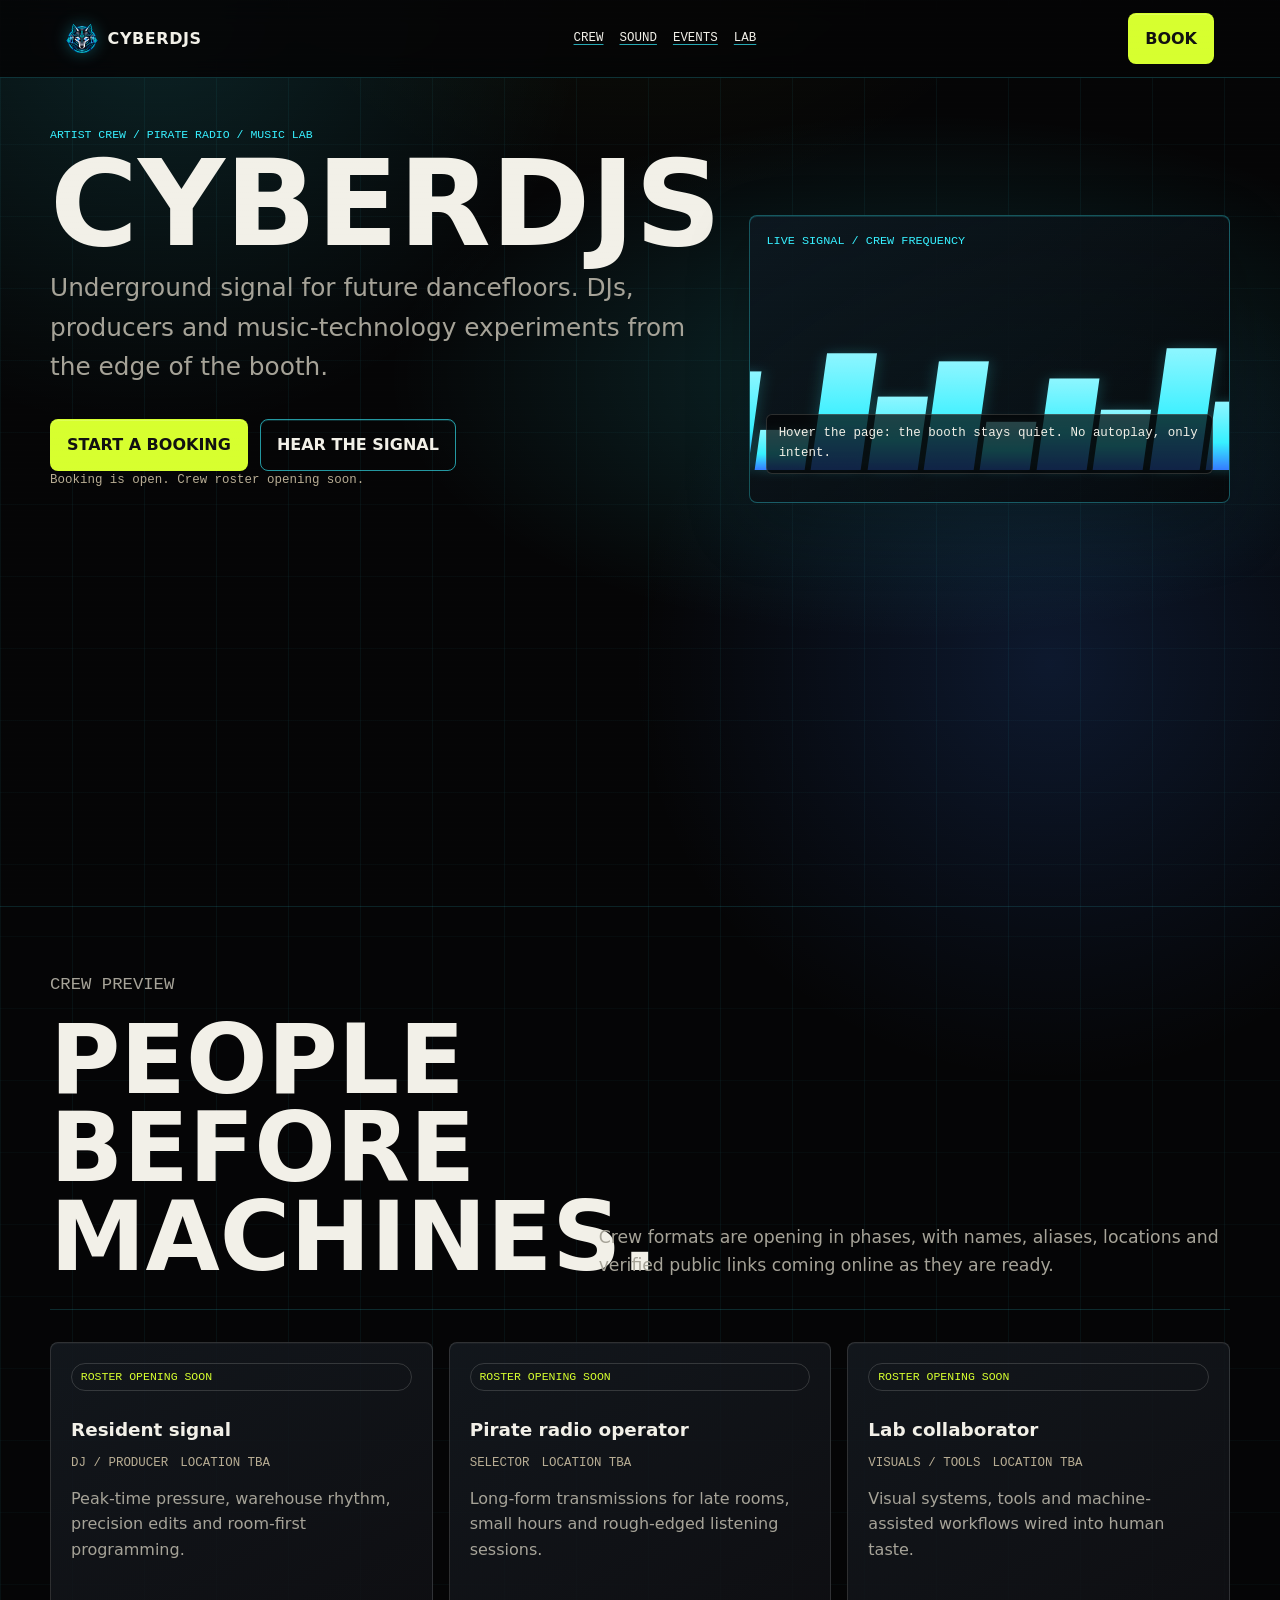
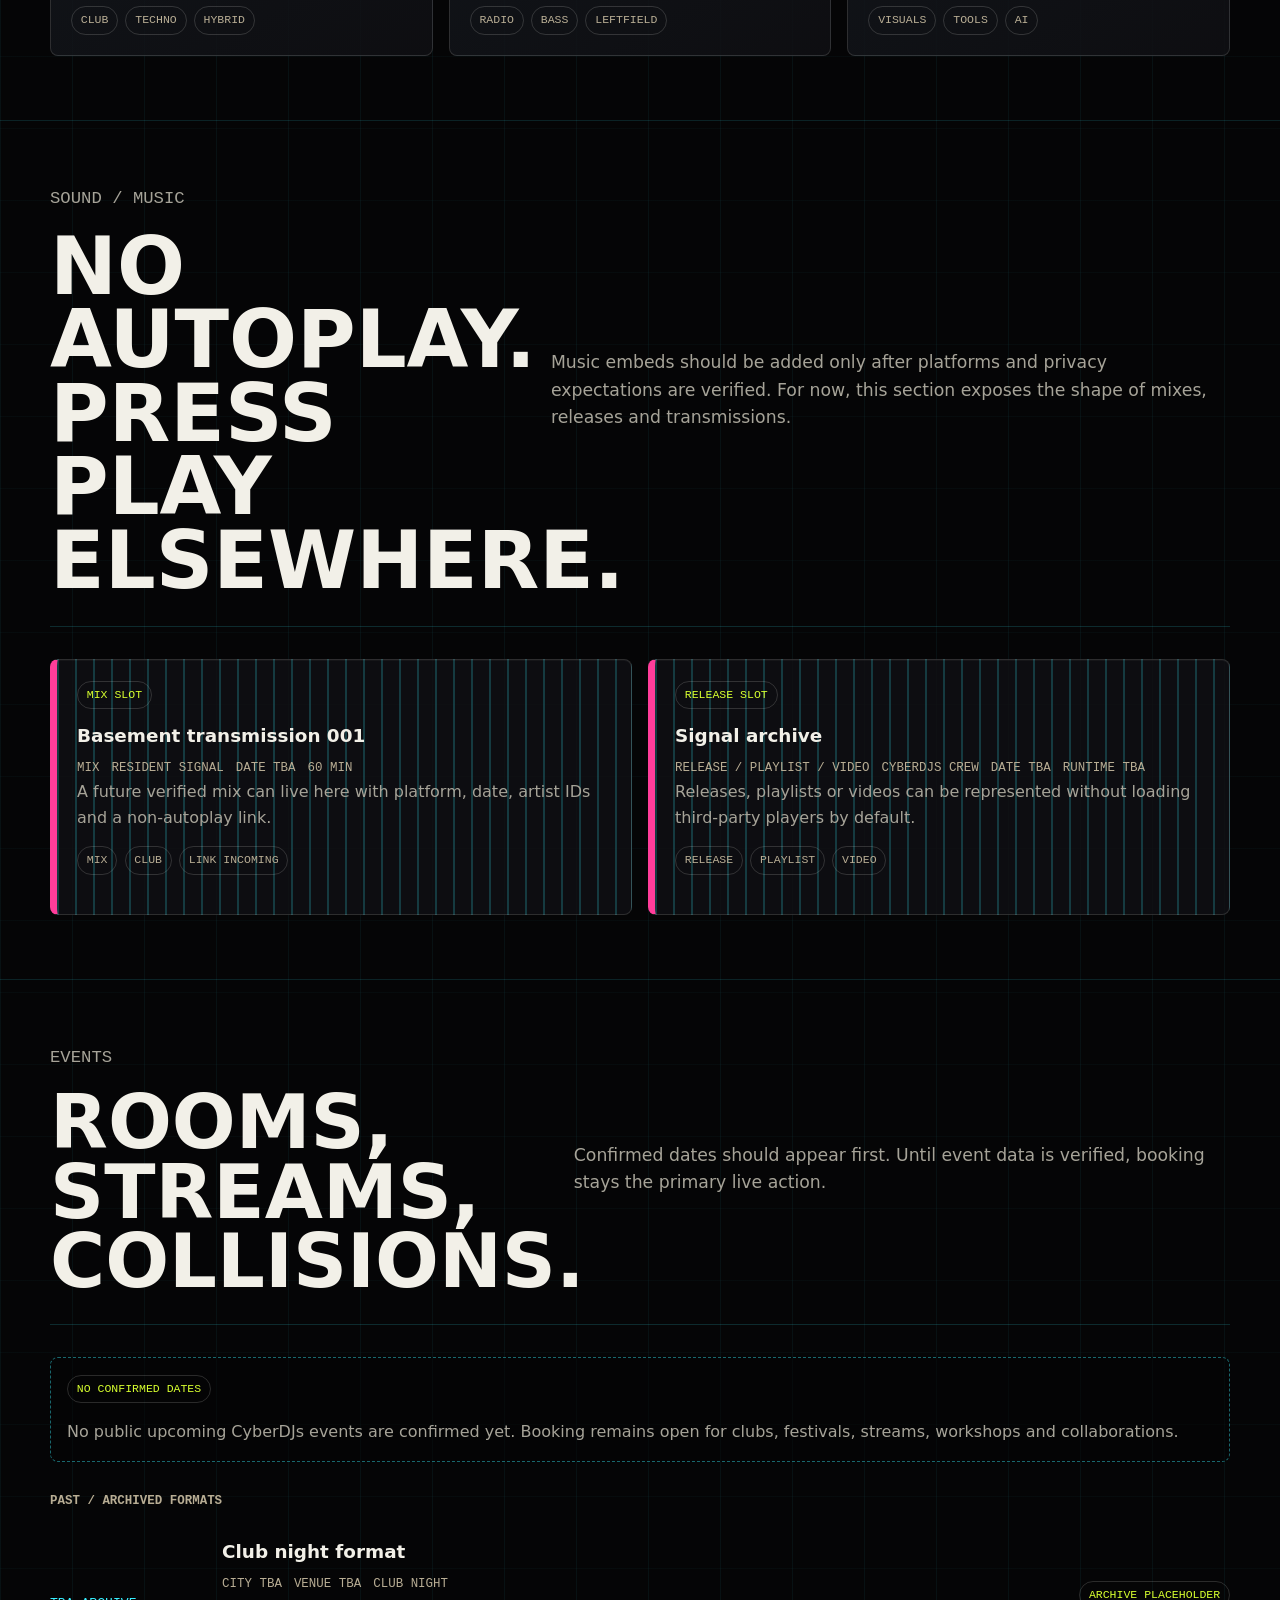
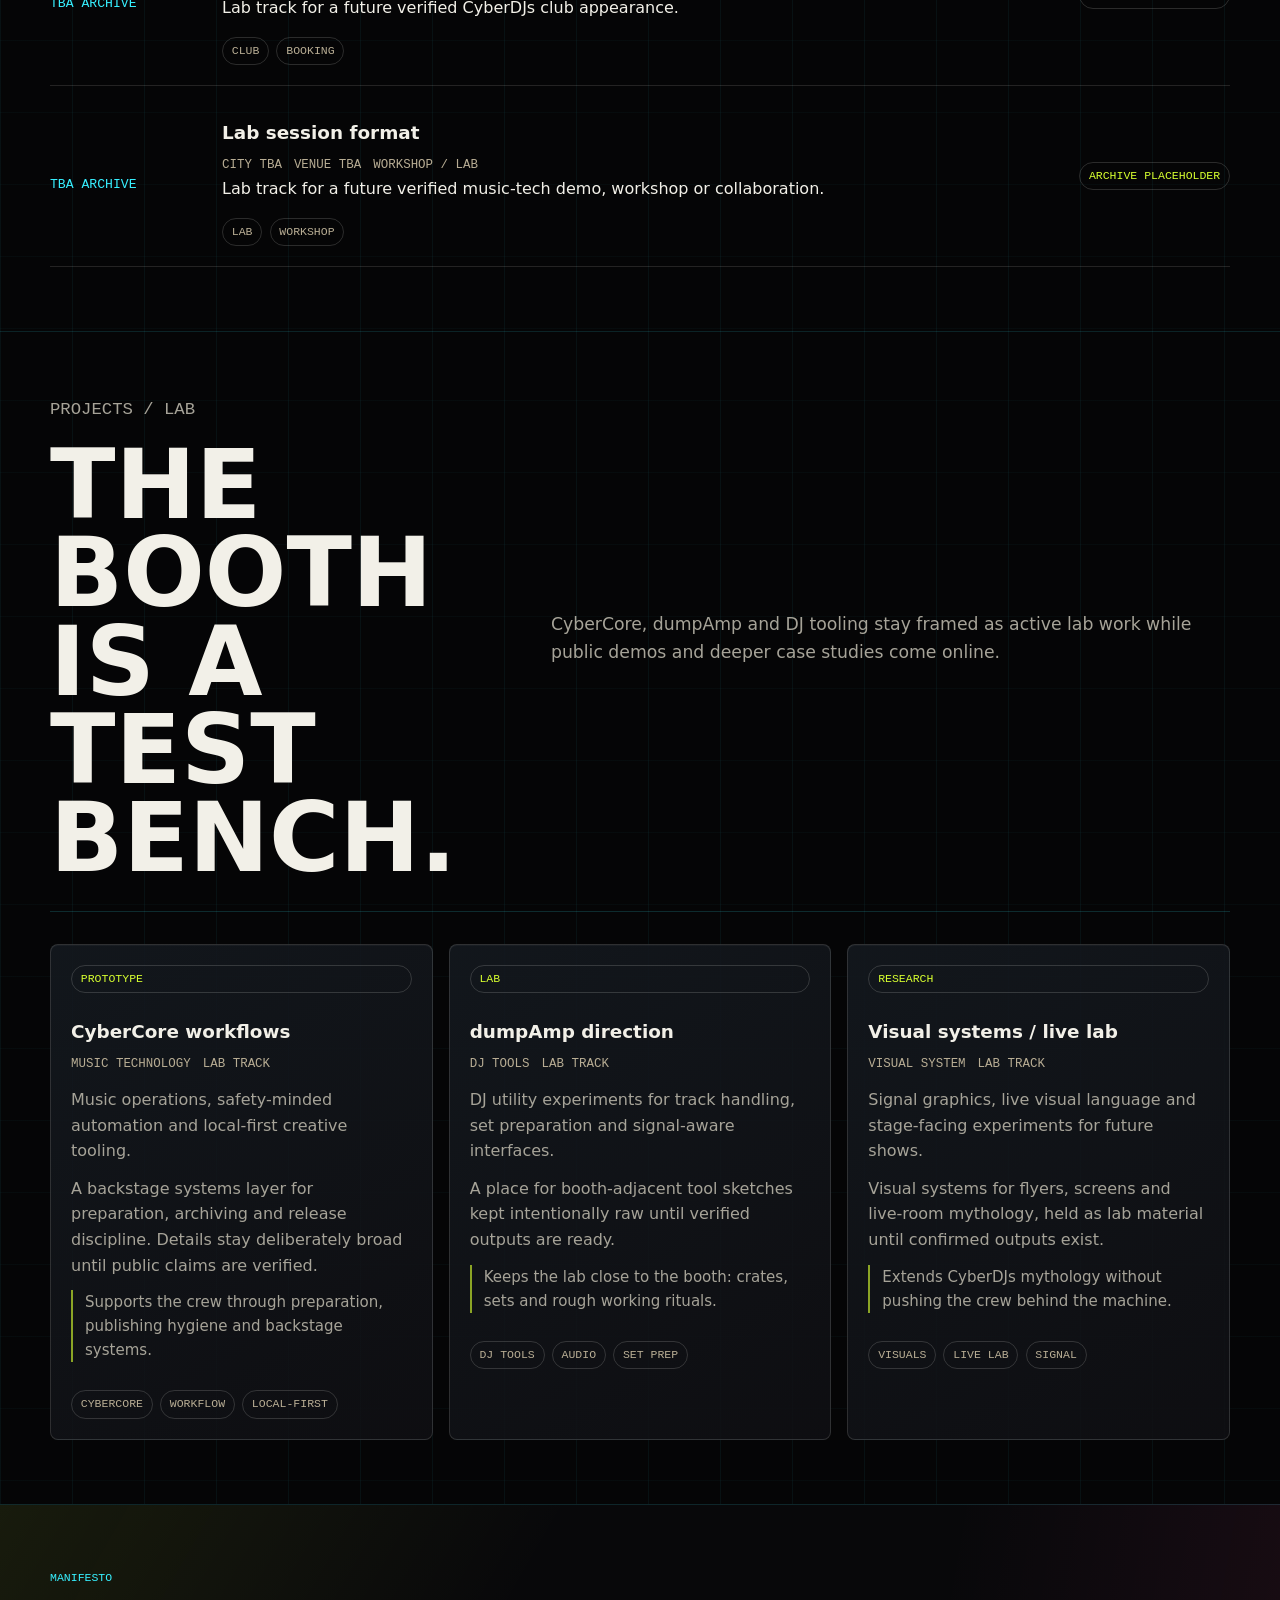
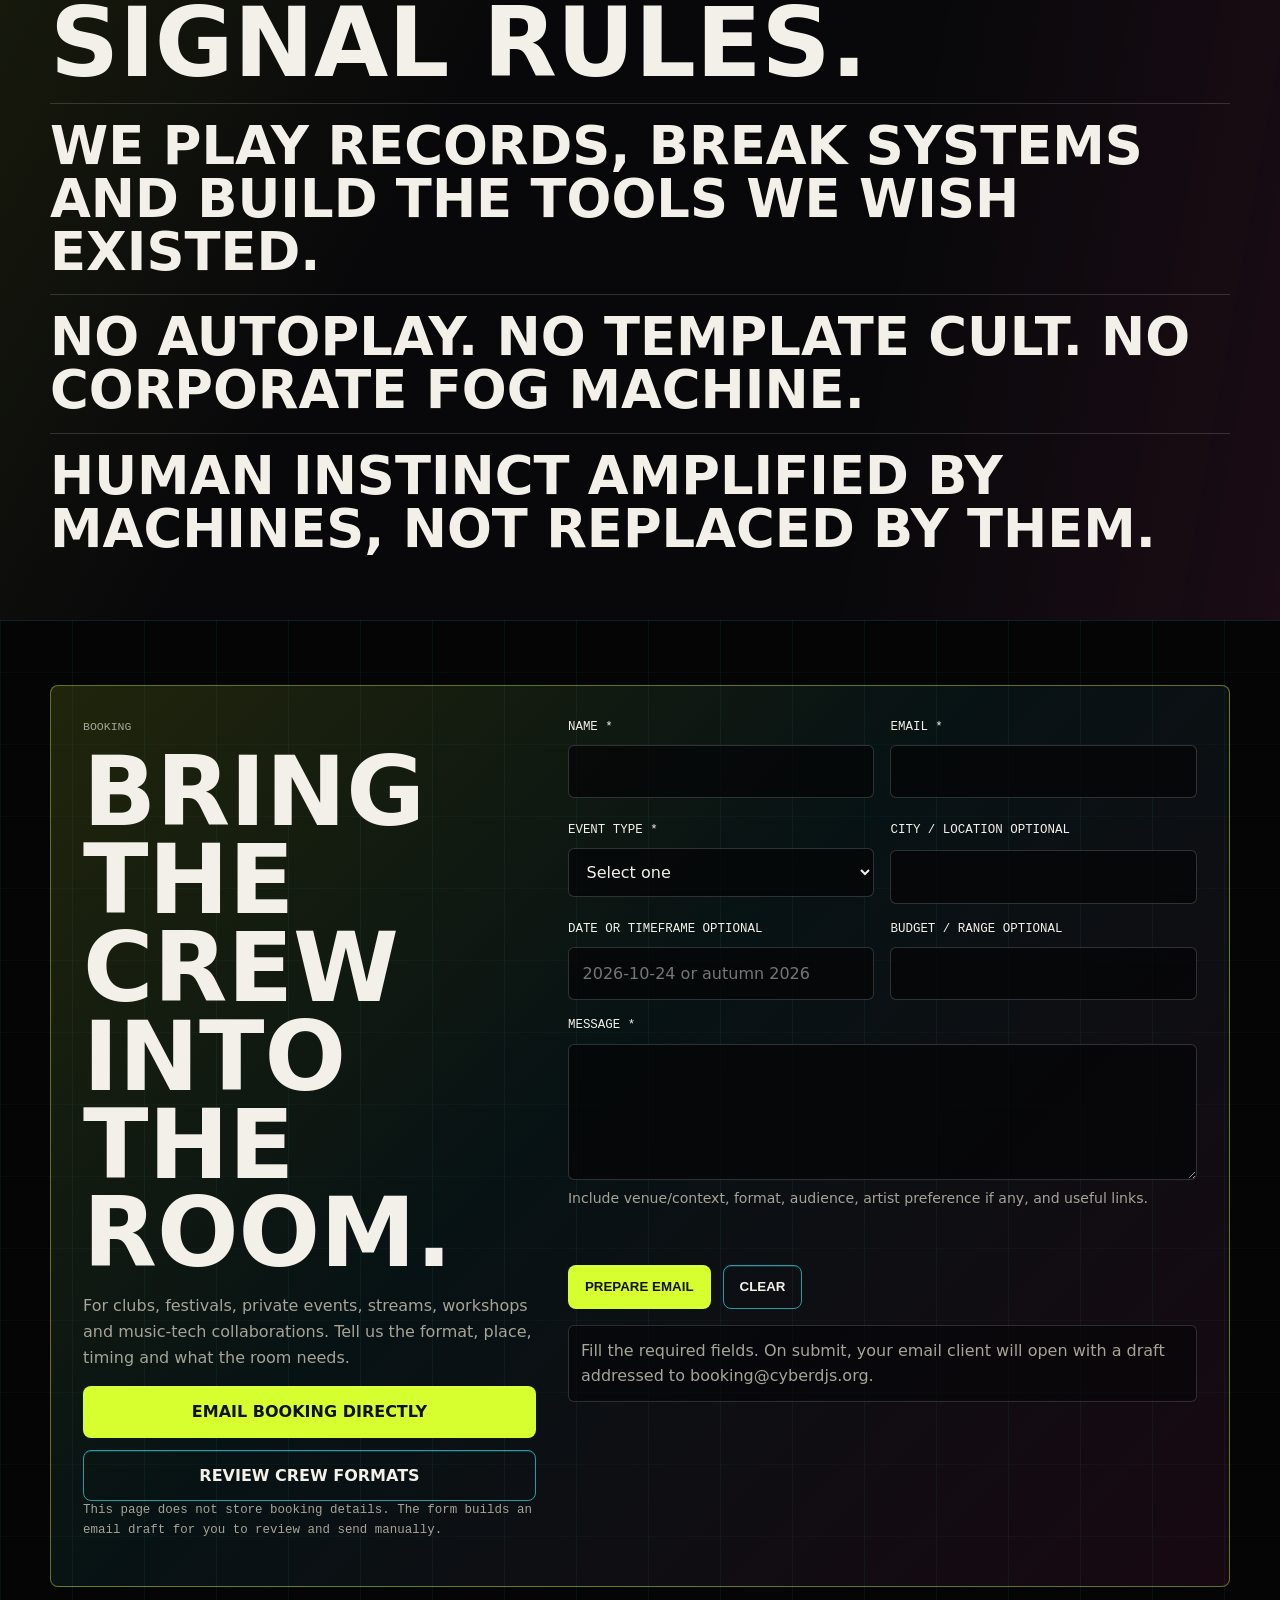
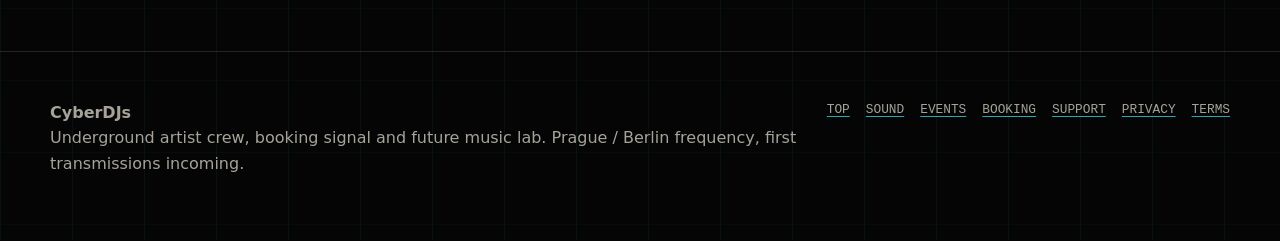
<file: index.html>
<!doctype html>
<html lang="en">
<head>
  <meta charset="utf-8">
  <meta name="viewport" content="width=device-width, initial-scale=1">
  <title>CyberDJs — Underground Artist Crew, Booking Signal and Music Lab</title>
  <meta name="description" content="CyberDJs is an underground artist crew, booking destination and CyberCore-connected music lab for future dancefloors. Booking: booking@cyberdjs.org.">
  <meta name="robots" content="index, follow">
  <meta name="color-scheme" content="dark">
  <meta name="application-name" content="CyberDJs">
  <meta name="apple-mobile-web-app-title" content="CyberDJs">
  <meta name="format-detection" content="telephone=no">
  <link rel="canonical" href="https://cyberdjs.org/">
  <link rel="icon" href="/favicon.svg" type="image/svg+xml">
  <link rel="manifest" href="/site.webmanifest">
  <meta property="og:type" content="website">
  <meta property="og:url" content="https://cyberdjs.org/">
  <meta property="og:title" content="CyberDJs — Underground Artist Crew">
  <meta property="og:description" content="Booking destination and CyberCore-connected music lab for future dancefloors.">
  <meta property="og:site_name" content="CyberDJs">
  <meta property="og:locale" content="en_US">
  <meta name="twitter:card" content="summary">
  <meta name="twitter:title" content="CyberDJs — Underground Artist Crew">
  <meta name="twitter:description" content="Booking destination and CyberCore-connected music lab for future dancefloors.">
  <meta name="theme-color" content="#050506">
  <script type="application/ld+json">
    {
      "@context": "https://schema.org",
      "@graph": [
        {
          "@type": "WebSite",
          "@id": "https://cyberdjs.org/#website",
          "name": "CyberDJs",
          "url": "https://cyberdjs.org/",
          "description": "CyberDJs is an underground artist crew, booking destination and CyberCore-connected music lab for future dancefloors.",
          "publisher": {
            "@id": "https://cyberdjs.org/#cyberdjs"
          },
          "inLanguage": "en"
        },
        {
          "@type": "MusicGroup",
          "@id": "https://cyberdjs.org/#cyberdjs",
          "name": "CyberDJs",
          "url": "https://cyberdjs.org/",
          "description": "Underground artist crew, booking destination and CyberCore-connected music lab.",
          "email": "booking@cyberdjs.org",
          "contactPoint": {
            "@type": "ContactPoint",
            "email": "booking@cyberdjs.org",
            "contactType": "booking"
          }
        }
      ]
    }
  </script>
  <style>
    :root {
      color-scheme: dark;
      --void: #050506;
      --ink: #0b0b0f;
      --panel: #101014;
      --panel-raised: #17171d;
      --line: #2a2a33;
      --text: #f2f0e8;
      --muted: #a6a398;
      --acid: #d7ff2f;
      --cyan: #37f0ff;
      --magenta: #ff3d9a;
      --redline: #ff4b3e;
      --metal: #b8ad94;
      --focus: #ffffff;
      --cyan-soft: rgba(55, 240, 255, .16);
      --space-2: .5rem;
      --space-3: .75rem;
      --space-4: 1rem;
      --space-6: 1.5rem;
      --space-8: 2rem;
      --space-12: 3rem;
      --space-16: 4rem;
      --space-24: 6rem;
      --radius: 8px;
      --max: 1180px;
      --mono: "SFMono-Regular", Consolas, "Liberation Mono", Menlo, monospace;
      --sans: Inter, ui-sans-serif, system-ui, -apple-system, BlinkMacSystemFont, "Segoe UI", sans-serif;
    }

    * {
      box-sizing: border-box;
    }

    html {
      scroll-behavior: smooth;
    }

    @media (prefers-reduced-motion: reduce) {
      html {
        scroll-behavior: auto;
      }
    }

    body {
      margin: 0;
      background:
        linear-gradient(90deg, rgba(55, 240, 255, .05) 1px, transparent 1px),
        linear-gradient(180deg, rgba(55, 240, 255, .028) 1px, transparent 1px),
        radial-gradient(circle at 12% 0%, rgba(55, 240, 255, .13), transparent 27rem),
        radial-gradient(circle at 82% 10%, rgba(56, 127, 255, .16), transparent 26rem),
        radial-gradient(circle at 50% -16rem, rgba(215, 255, 47, .07), transparent 29rem),
        var(--void);
      background-size: 72px 72px, 72px 72px, auto, auto, auto;
      color: var(--text);
      font-family: var(--sans);
      line-height: 1.6;
    }

    body::before {
      content: "";
      position: fixed;
      inset: 0;
      pointer-events: none;
      background: repeating-linear-gradient(180deg, rgba(255,255,255,.035), rgba(255,255,255,.035) 1px, transparent 1px, transparent 6px);
      opacity: .18;
      z-index: 20;
    }

    a {
      color: inherit;
      text-decoration-color: rgba(55, 240, 255, .7);
      text-underline-offset: .22em;
    }

    a:hover {
      color: var(--acid);
    }

    a:focus-visible,
    button:focus-visible,
    input:focus-visible,
    select:focus-visible,
    textarea:focus-visible {
      outline: 3px solid var(--focus);
      outline-offset: 4px;
      box-shadow: 0 0 0 6px rgba(55, 240, 255, .24);
    }

    .skip-link {
      position: fixed;
      top: var(--space-4);
      left: var(--space-4);
      z-index: 30;
      transform: translateY(calc(-100% - var(--space-8)));
      border: 1px solid var(--acid);
      border-radius: var(--radius);
      background: var(--acid);
      color: #111;
      font-weight: 900;
      padding: .75rem 1rem;
      text-transform: uppercase;
      text-decoration: none;
      transition: transform .18s ease;
    }

    .skip-link:focus-visible {
      transform: translateY(0);
    }

    .site-header {
      position: sticky;
      top: 0;
      z-index: 10;
      border-bottom: 1px solid rgba(55, 240, 255, .2);
      background: rgba(5, 5, 6, .9);
      backdrop-filter: blur(12px);
    }

    .nav {
      display: flex;
      align-items: center;
      justify-content: space-between;
      gap: var(--space-3);
      max-width: var(--max);
      margin: 0 auto;
      min-height: 4rem;
      padding: .7rem var(--space-4);
    }

    .brand {
      display: inline-flex;
      align-items: center;
      gap: .6rem;
      font-weight: 900;
      letter-spacing: .035em;
      text-transform: uppercase;
      text-decoration: none;
    }

    .brand-logo {
      width: 2rem;
      height: 2rem;
      flex: 0 0 auto;
      object-fit: contain;
      filter: drop-shadow(0 0 8px rgba(55, 240, 255, .28));
    }

    .nav-links {
      display: none;
      align-items: center;
      gap: var(--space-4);
      font-family: var(--mono);
      font-size: .78rem;
      text-transform: uppercase;
    }

    .button {
      display: inline-flex;
      align-items: center;
      justify-content: center;
      min-height: 2.75rem;
      padding: .75rem 1rem;
      border: 1px solid rgba(215, 255, 47, .88);
      border-radius: var(--radius);
      background: var(--acid);
      color: #111;
      font-weight: 900;
      text-decoration: none;
      text-transform: uppercase;
      box-shadow: inset 0 1px 0 rgba(255, 255, 255, .18);
      transition: transform .18s ease, box-shadow .18s ease, border-color .18s ease;
    }

    .button:hover {
      color: #111;
      transform: translateY(-2px);
      box-shadow: inset 0 1px 0 rgba(255, 255, 255, .2), 0 0 24px rgba(215, 255, 47, .28);
    }

    .button.secondary {
      background: transparent;
      color: var(--text);
      border-color: rgba(55, 240, 255, .62);
      box-shadow: inset 0 1px 0 rgba(55, 240, 255, .16);
    }

    .button.secondary:hover {
      color: var(--acid);
      border-color: var(--cyan);
      box-shadow: inset 0 1px 0 rgba(55, 240, 255, .18), 0 0 20px rgba(55, 240, 255, .18);
    }

    main {
      overflow: hidden;
      scroll-margin-top: 5rem;
    }

    main:focus {
      outline: none;
    }

    .section {
      border-top: 1px solid rgba(55, 240, 255, .13);
      padding: var(--space-16) var(--space-4);
    }

    .section-inner,
    .hero-inner {
      max-width: var(--max);
      margin: 0 auto;
    }

    .eyebrow,
    .status,
    .tag {
      font-family: var(--mono);
      font-size: .72rem;
      letter-spacing: 0;
      text-transform: uppercase;
    }

    .eyebrow {
      color: var(--cyan);
    }

    h1,
    h2,
    h3,
    p {
      margin-top: 0;
    }

    h1 {
      max-width: 10ch;
      margin-bottom: var(--space-4);
      font-size: clamp(3rem, 10vw, 7.5rem);
      line-height: .8;
      text-transform: uppercase;
    }

    h2 {
      max-width: 14ch;
      margin-bottom: var(--space-4);
      font-size: clamp(2.35rem, 10vw, 6rem);
      line-height: .92;
      text-transform: uppercase;
    }

    h3 {
      margin-bottom: var(--space-3);
      font-size: 1.15rem;
      line-height: 1.2;
    }

    .lead {
      max-width: 46rem;
      color: var(--muted);
      font-size: clamp(1.1rem, 4vw, 1.55rem);
    }

    .hero {
      min-height: 92vh;
      padding: var(--space-12) var(--space-4) var(--space-16);
      background: radial-gradient(ellipse 58% 44% at 72% 36%, var(--cyan-soft), transparent 72%);
    }

    .hero-grid {
      display: grid;
      gap: var(--space-8);
      align-items: end;
    }

    .hero-actions,
    .cta-actions {
      display: flex;
      flex-wrap: wrap;
      gap: var(--space-3);
      margin-top: var(--space-8);
    }

    .signal-box {
      position: relative;
      min-height: 18rem;
      border: 1px solid rgba(55, 240, 255, .32);
      border-radius: var(--radius);
      background: linear-gradient(145deg, rgba(13, 24, 32, .96), rgba(5, 5, 6, .76));
      box-shadow: inset 0 1px 0 rgba(55, 240, 255, .14), 0 1.5rem 4rem rgba(0, 0, 0, .24);
      overflow: hidden;
    }

    .signal-box::before {
      content: "LIVE SIGNAL / CREW FREQUENCY";
      position: absolute;
      top: var(--space-4);
      left: var(--space-4);
      z-index: 2;
      color: var(--cyan);
      font-family: var(--mono);
      font-size: .74rem;
    }

    .signal-box::after {
      content: "";
      position: absolute;
      inset: 0;
      background: linear-gradient(90deg, transparent, rgba(55, 240, 255, .18), transparent);
      transform: translateX(-100%);
      animation: scan 6s linear infinite;
      will-change: transform;
    }

    .wave {
      position: absolute;
      right: -6rem;
      bottom: 2rem;
      left: -6rem;
      display: flex;
      align-items: end;
      gap: .38rem;
      height: 11rem;
      transform: skewX(-8deg);
    }

    .wave span {
      flex: 1;
      min-width: .28rem;
      height: calc(var(--level) * 1%);
      background: linear-gradient(180deg, #8ef6ff, var(--cyan) 60%, #357bff);
      box-shadow: 0 0 14px rgba(55,240,255,.22);
      transform: scaleY(.72);
      transform-origin: bottom;
      animation: equalize 1.5s ease-in-out infinite alternate;
      animation-delay: calc(var(--delay) * -1s);
      will-change: transform;
    }

    .signal-note {
      position: absolute;
      right: var(--space-4);
      bottom: var(--space-4);
      left: var(--space-4);
      max-width: 28rem;
      padding: .55rem .7rem;
      border: 1px solid rgba(242, 240, 232, .16);
      border-radius: 6px;
      background: rgba(5, 5, 6, .74);
      color: var(--text);
      font-family: var(--mono);
      font-size: .78rem;
    }
    .section-head {
      display: grid;
      gap: var(--space-3);
      margin-bottom: var(--space-8);
      padding-bottom: var(--space-3);
      border-bottom: 1px solid rgba(55, 240, 255, .16);
    }

    .section-head p {
      max-width: 42rem;
      color: var(--muted);
      font-size: 1.08rem;
    }

    .grid {
      display: grid;
      gap: var(--space-4);
    }

    .card {
      border: 1px solid rgba(242, 240, 232, .14);
      border-radius: var(--radius);
      background: linear-gradient(150deg, rgba(20, 25, 31, .9), rgba(16, 16, 20, .86));
      padding: var(--space-5, 1.25rem);
      box-shadow: inset 0 1px 0 rgba(255, 255, 255, .035);
      transition: transform .18s ease, border-color .18s ease, background .18s ease, box-shadow .18s ease;
    }

    .card:hover {
      transform: translateY(-3px);
      border-color: rgba(55, 240, 255, .52);
      background: linear-gradient(150deg, rgba(24, 35, 42, .96), rgba(23, 23, 29, .94));
      box-shadow: inset 0 1px 0 rgba(55, 240, 255, .12), 0 .9rem 2rem rgba(0, 0, 0, .16);
    }

    .card p {
      color: var(--muted);
    }

    .artist-card {
      display: grid;
      align-content: start;
      gap: var(--space-3);
      min-height: 18rem;
    }

    .artist-card h3 {
      margin-bottom: 0;
    }

    .artist-meta {
      display: flex;
      flex-wrap: wrap;
      gap: .45rem .75rem;
      color: var(--metal);
      font-family: var(--mono);
      font-size: .78rem;
      text-transform: uppercase;
    }

    .artist-links {
      display: flex;
      flex-wrap: wrap;
      gap: var(--space-3);
      margin-top: var(--space-2);
      font-family: var(--mono);
      font-size: .78rem;
      text-transform: uppercase;
    }

    .tags {
      display: flex;
      flex-wrap: wrap;
      gap: .45rem;
      margin-top: var(--space-4);
    }

    .tag,
    .status {
      border: 1px solid rgba(242, 240, 232, .16);
      border-radius: 999px;
      padding: .25rem .55rem;
      color: var(--metal);
    }

    .status {
      display: inline-flex;
      margin-bottom: var(--space-4);
      color: var(--acid);
    }

    .music-panel {
      min-height: 16rem;
      border-left: .45rem solid var(--magenta);
      background:
        repeating-linear-gradient(90deg, rgba(55,240,255,.2) 0 2px, transparent 2px 18px),
        rgba(16,16,20,.82);
    }

    .music-meta,
    .music-links {
      display: flex;
      flex-wrap: wrap;
      gap: .45rem .75rem;
      font-family: var(--mono);
      font-size: .78rem;
      text-transform: uppercase;
    }

    .music-meta {
      color: var(--metal);
    }

    .music-links {
      margin-top: var(--space-4);
    }

    .embed-placeholder {
      margin-top: var(--space-4);
      padding: .75rem;
      border: 1px dashed rgba(55, 240, 255, .42);
      border-radius: 6px;
      background: rgba(5, 5, 6, .56);
      color: var(--metal);
      font-size: .9rem;
    }

    .event-row {
      display: grid;
      gap: var(--space-3);
      border-bottom: 1px solid rgba(242, 240, 232, .13);
      padding: var(--space-5, 1.25rem) 0;
    }

    .events-list {
      display: grid;
      gap: var(--space-4);
    }

    .events-list + .events-list {
      margin-top: var(--space-8);
    }

    .events-archive-title {
      margin-top: var(--space-8);
      color: var(--metal);
      font-family: var(--mono);
      font-size: .78rem;
      text-transform: uppercase;
    }

    .event-date {
      color: var(--cyan);
      font-family: var(--mono);
      font-size: .82rem;
      text-transform: uppercase;
    }

    .event-meta {
      display: flex;
      flex-wrap: wrap;
      gap: .45rem .75rem;
      color: var(--metal);
      font-family: var(--mono);
      font-size: .78rem;
      text-transform: uppercase;
    }

    .event-actions {
      font-family: var(--mono);
      font-size: .78rem;
      text-transform: uppercase;
    }

    .event-empty {
      border: 1px dashed rgba(55, 240, 255, .42);
      border-radius: var(--radius);
      padding: var(--space-4);
      background: rgba(5, 5, 6, .48);
    }

    .event-empty p {
      margin-bottom: 0;
      color: var(--muted);
    }

    .project-card {
      display: grid;
      align-content: start;
      gap: var(--space-3);
      min-height: 21rem;
    }

    .project-card h3,
    .project-card p {
      margin-bottom: 0;
    }

    .project-meta,
    .project-links {
      display: flex;
      flex-wrap: wrap;
      gap: .45rem .75rem;
      font-family: var(--mono);
      font-size: .78rem;
      text-transform: uppercase;
    }

    .project-meta {
      color: var(--metal);
    }

    .project-relation {
      border-left: 2px solid rgba(215, 255, 47, .62);
      padding-left: var(--space-3);
      color: var(--text);
      font-size: .94rem;
    }

    [hidden] {
      display: none !important;
    }

    .manifesto {
      background:
        linear-gradient(120deg, rgba(215,255,47,.08), transparent 34%),
        linear-gradient(280deg, rgba(255,61,154,.08), transparent 32%),
        #08080a;
    }

    .manifesto-lines {
      display: grid;
      gap: var(--space-4);
      margin: 0;
      padding: 0;
      list-style: none;
      font-size: clamp(1.35rem, 6vw, 3.3rem);
      font-weight: 900;
      line-height: 1;
      text-transform: uppercase;
    }

    .manifesto-lines li {
      border-top: 1px solid rgba(242, 240, 232, .16);
      padding-top: var(--space-4);
    }

    .booking {
      border: 1px solid rgba(215, 255, 47, .42);
      border-radius: var(--radius);
      background: linear-gradient(135deg, rgba(215,255,47,.13), rgba(55,240,255,.06) 45%, rgba(255,61,154,.08));
      padding: var(--space-8);
    }

    .booking p {
      max-width: 40rem;
      color: var(--muted);
    }

    .booking-grid {
      display: grid;
      gap: var(--space-8);
      align-items: start;
    }

    .booking-form {
      display: grid;
      gap: var(--space-4);
    }

    .form-grid {
      display: grid;
      gap: var(--space-4);
    }

    .field {
      display: grid;
      gap: .45rem;
    }

    .field label {
      font-family: var(--mono);
      font-size: .78rem;
      text-transform: uppercase;
    }

    .field input,
    .field select,
    .field textarea {
      width: 100%;
      border: 1px solid rgba(242, 240, 232, .18);
      border-radius: 6px;
      background: rgba(5, 5, 6, .72);
      color: var(--text);
      font: inherit;
      padding: .8rem .85rem;
    }

    .field textarea {
      min-height: 8.5rem;
      resize: vertical;
    }

    .field-hint,
    .field-error {
      margin: 0;
      font-size: .88rem;
    }

    .field-hint {
      color: #d0c6ad;
    }

    .field-error {
      color: #ff8a80;
      font-weight: 700;
    }

    .spam-trap {
      position: absolute;
      left: -100vw;
      width: 1px;
      height: 1px;
      overflow: hidden;
    }

    .form-status {
      min-height: 3rem;
      border: 1px solid rgba(242, 240, 232, .16);
      border-radius: 6px;
      background: rgba(5, 5, 6, .58);
      padding: .75rem;
      color: #d0c6ad;
    }

    .form-status[data-state="error"] {
      border-color: rgba(255, 75, 62, .68);
      color: var(--text);
    }

    .form-status[data-state="success"] {
      border-color: rgba(215, 255, 47, .72);
      color: var(--text);
    }

    .booking-mailto {
      display: grid;
      gap: var(--space-3);
      margin-top: var(--space-3);
    }

    .noscript-note {
      margin-top: var(--space-6);
      border: 1px dashed rgba(55, 240, 255, .42);
      border-radius: 6px;
      padding: var(--space-4);
      background: rgba(5, 5, 6, .48);
    }

    .meta-note {
      color: var(--metal);
      font-family: var(--mono);
      font-size: .78rem;
    }

    .footer {
      padding: var(--space-12) var(--space-4);
      border-top: 1px solid rgba(242, 240, 232, .13);
      color: var(--muted);
    }

    .footer-inner {
      display: grid;
      gap: var(--space-6);
      max-width: var(--max);
      margin: 0 auto;
    }

    .footer-links {
      display: flex;
      flex-wrap: wrap;
      gap: var(--space-4);
      font-family: var(--mono);
      font-size: .8rem;
      text-transform: uppercase;
    }

    @keyframes scan {
      to {
        transform: translateX(100%);
      }
    }

    @keyframes equalize {
      from {
        transform: scaleY(.56);
      }
      to {
        transform: scaleY(1.05);
      }
    }

    #sound-title {
      max-width: 12ch;
      font-size: clamp(2.35rem, 7vw, 5rem);
    }

    #events-title {
      max-width: 10ch;
      font-size: clamp(2.35rem, 6.5vw, 4.7rem);
    }

    @media (min-width: 720px) {
      #events .section-head {
        grid-template-columns: minmax(0, .78fr) minmax(22rem, 1fr);
        align-items: center;
      }

      #sound .section-head {
        grid-template-columns: minmax(0, .72fr) minmax(22rem, 1fr);
        align-items: center;
      }

      #lab .section-head {
        grid-template-columns: minmax(0, .72fr) minmax(24rem, 1fr);
        align-items: center;
      }

      .nav-links {
        display: flex;
      }

      .nav {
        gap: var(--space-6);
        padding-top: .8rem;
        padding-bottom: .8rem;
      }

      .hero-grid {
        grid-template-columns: minmax(0, 1fr) minmax(19rem, .72fr);
      }

      .section-head {
        grid-template-columns: minmax(0, .85fr) minmax(18rem, 1fr);
        align-items: end;
      }

      .grid.three {
        grid-template-columns: repeat(3, minmax(0, 1fr));
      }

      .grid.two {
        grid-template-columns: repeat(2, minmax(0, 1fr));
      }

      .event-row {
        grid-template-columns: 10rem minmax(0, 1fr) auto;
        align-items: center;
      }

      .booking-grid {
        grid-template-columns: minmax(16rem, .72fr) minmax(0, 1fr);
      }

      .form-grid {
        grid-template-columns: repeat(2, minmax(0, 1fr));
      }

      .field.full {
        grid-column: 1 / -1;
      }

      .footer-inner {
        grid-template-columns: minmax(0, 1fr) auto;
        align-items: start;
      }
    }

    @media (prefers-reduced-motion: reduce) {
      *,
      *::before,
      *::after {
        scroll-behavior: auto !important;
        animation: none !important;
        animation-iteration-count: 1 !important;
        transition-duration: .001ms !important;
      }

      .button:hover,
      .card:hover {
        transform: none;
      }

      .signal-box::after {
        transform: none;
      }

      .wave span {
        transform: scaleY(1);
      }
    }
  </style>
</head>
<body id="top">
  <a class="skip-link" href="#main-content">Skip to main content</a>
  <header class="site-header">
    <nav class="nav" aria-label="Primary navigation">
      <a class="brand" href="#top" aria-label="CyberDJs home">
        <img class="brand-logo" src="assets/brand/cyberdjs-icon-header-128.png" width="32" height="32" alt="">
        <span>CyberDJs</span>
      </a>
      <div class="nav-links" aria-label="Homepage sections">
        <a href="#crew">Crew</a>
        <a href="#sound">Sound</a>
        <a href="#events">Events</a>
        <a href="#lab">Lab</a>
      </div>
      <a class="button" href="mailto:booking@cyberdjs.org?subject=CyberDJs%20booking%20inquiry">Book</a>
    </nav>
  </header>

  <main id="main-content" tabindex="-1">
    <section class="hero" aria-labelledby="hero-title">
      <div class="hero-inner hero-grid">
        <div>
          <p class="eyebrow">Artist crew / pirate radio / music lab</p>
          <h1 id="hero-title">CyberDJs</h1>
          <p class="lead">Underground signal for future dancefloors. DJs, producers and music-technology experiments from the edge of the booth.</p>
          <div class="hero-actions" aria-label="Primary actions">
            <a class="button" href="mailto:booking@cyberdjs.org?subject=CyberDJs%20booking%20inquiry">Start a booking</a>
            <a class="button secondary" href="#sound">Hear the signal</a>
          </div>
          <p class="meta-note">Booking is open. Crew roster opening soon.</p>
        </div>
        <div class="signal-box" aria-hidden="true">
          <div class="wave" aria-hidden="true">
            <span style="--level: 44; --delay: .1"></span><span style="--level: 78; --delay: .4"></span><span style="--level: 32; --delay: .8"></span><span style="--level: 92; --delay: .2"></span><span style="--level: 58; --delay: .6"></span><span style="--level: 86; --delay: .9"></span><span style="--level: 38; --delay: .3"></span><span style="--level: 72; --delay: .7"></span><span style="--level: 48; --delay: .5"></span><span style="--level: 96; --delay: .15"></span><span style="--level: 54; --delay: .75"></span><span style="--level: 82; --delay: .35"></span>
          </div>
          <p class="signal-note">Hover the page: the booth stays quiet. No autoplay, only intent.</p>
        </div>
      </div>
    </section>

    <section class="section" id="crew" aria-labelledby="crew-title">
      <div class="section-inner">
        <div class="section-head">
          <div>
            <p class="eyebrow">Crew preview</p>
            <h2 id="crew-title">People before machines.</h2>
          </div>
          <p>Crew formats are opening in phases, with names, aliases, locations and verified public links coming online as they are ready.</p>
        </div>
        <div class="grid three" id="artist-roster" aria-label="CyberDJs artist roster" role="list"></div>
        <noscript>
          <div class="grid three" aria-label="CyberDJs artist roster fallback">
            <article class="card artist-card">
              <span class="status">Roster opening soon</span>
              <h3>Resident signal</h3>
              <div class="artist-meta"><span>DJ / producer</span><span>Location TBA</span></div>
              <p>Peak-time pressure, warehouse rhythm, precision edits and room-first programming.</p>
              <div class="tags"><span class="tag">club</span><span class="tag">techno</span><span class="tag">hybrid</span></div>
            </article>
            <article class="card artist-card">
              <span class="status">Roster opening soon</span>
              <h3>Pirate radio operator</h3>
              <div class="artist-meta"><span>Selector</span><span>Location TBA</span></div>
              <p>Long-form transmissions for late rooms, small hours and rough-edged listening sessions.</p>
              <div class="tags"><span class="tag">radio</span><span class="tag">bass</span><span class="tag">leftfield</span></div>
            </article>
            <article class="card artist-card">
              <span class="status">Roster opening soon</span>
              <h3>Lab collaborator</h3>
              <div class="artist-meta"><span>Visuals / tools</span><span>Location TBA</span></div>
              <p>Visual systems, tools and machine-assisted workflows wired into human taste.</p>
              <div class="tags"><span class="tag">visuals</span><span class="tag">tools</span><span class="tag">AI</span></div>
            </article>
          </div>
        </noscript>
      </div>
    </section>

    <section class="section" id="sound" aria-labelledby="sound-title">
      <div class="section-inner">
        <div class="section-head">
          <div>
            <p class="eyebrow">Sound / music</p>
            <h2 id="sound-title">No autoplay. Press play elsewhere.</h2>
          </div>
          <p>Music embeds should be added only after platforms and privacy expectations are verified. For now, this section exposes the shape of mixes, releases and transmissions.</p>
        </div>
        <div class="grid two" id="music-roster" aria-label="CyberDJs music and sound" role="list"></div>
        <noscript>
        <div class="grid two" aria-label="CyberDJs music and sound fallback">
          <article class="card music-panel">
            <span class="status">Mix slot</span>
            <h3>Basement transmission 001</h3>
            <div class="music-meta"><span>Resident signal</span><span>Date TBA</span><span>60 min</span></div>
            <p>A future verified mix can live here with platform, date, artist IDs and a non-autoplay link.</p>
            <div class="tags"><span class="tag">mix</span><span class="tag">60 min</span><span class="tag">link incoming</span></div>
          </article>
          <article class="card music-panel">
            <span class="status">Release slot</span>
            <h3>Signal archive</h3>
            <div class="music-meta"><span>CyberDJs crew</span><span>Date TBA</span><span>Runtime TBA</span></div>
            <p>Releases, playlists or videos can be represented without loading third-party players by default.</p>
            <div class="tags"><span class="tag">release</span><span class="tag">playlist</span><span class="tag">video</span></div>
          </article>
        </div>
        </noscript>
      </div>
    </section>

    <section class="section" id="events" aria-labelledby="events-title">
      <div class="section-inner">
        <div class="section-head">
          <div>
            <p class="eyebrow">Events</p>
            <h2 id="events-title">Rooms, streams, collisions.</h2>
          </div>
          <p>Confirmed dates should appear first. Until event data is verified, booking stays the primary live action.</p>
        </div>
        <div class="events-list" id="events-upcoming" aria-label="Upcoming CyberDJs events" role="list"></div>
        <div class="event-empty" id="events-empty" role="status" hidden>
          <span class="status">No confirmed dates</span>
          <p>No public upcoming CyberDJs events are confirmed yet. Booking remains open for clubs, festivals, streams, workshops and collaborations.</p>
        </div>
        <h3 class="events-archive-title" id="events-archive-title" hidden>Past / archived formats</h3>
        <div class="events-list" id="events-archive" aria-labelledby="events-archive-title" role="list"></div>
        <noscript>
          <div class="event-empty" role="status">
            <span class="status">No confirmed dates</span>
            <p>No public upcoming CyberDJs events are confirmed yet. Booking remains open for clubs, festivals, streams, workshops and collaborations.</p>
          </div>
          <div class="events-list" aria-label="Past and archived CyberDJs event format fallback">
            <article class="event-row">
              <time class="event-date">TBA archive</time>
              <div>
                <h3>Club night format</h3>
                <div class="event-meta"><span>City TBA</span><span>Venue TBA</span><span>Club night</span></div>
                <p>Lab track for a future verified CyberDJs club appearance.</p>
                <div class="tags"><span class="tag">club</span><span class="tag">booking</span></div>
              </div>
              <span class="status">Archive placeholder</span>
            </article>
            <article class="event-row">
              <time class="event-date">TBA archive</time>
              <div>
                <h3>Lab session format</h3>
                <div class="event-meta"><span>City TBA</span><span>Venue TBA</span><span>Workshop / lab</span></div>
                <p>Lab track for a future verified music-tech demo, workshop or collaboration.</p>
                <div class="tags"><span class="tag">lab</span><span class="tag">workshop</span></div>
              </div>
              <span class="status">Archive placeholder</span>
            </article>
          </div>
        </noscript>
      </div>
    </section>

    <section class="section" id="lab" aria-labelledby="lab-title">
      <div class="section-inner">
        <div class="section-head">
          <div>
            <p class="eyebrow">Projects / lab</p>
            <h2 id="lab-title">The booth is a test bench.</h2>
          </div>
          <p>CyberCore, dumpAmp and DJ tooling stay framed as active lab work while public demos and deeper case studies come online.</p>
        </div>
        <div class="grid three" id="project-roster" aria-label="CyberDJs projects and lab work" role="list"></div>
        <noscript>
          <div class="grid three" aria-label="CyberDJs projects and lab work fallback">
            <article class="card project-card">
              <span class="status">Prototype</span>
              <h3>CyberCore workflows</h3>
              <div class="project-meta"><span>Music technology</span><span>Lab track</span></div>
              <p>Music operations, safety-minded automation and local-first creative tooling.</p>
              <p class="project-relation">Supports the crew through preparation, publishing hygiene and backstage systems.</p>
              <div class="tags"><span class="tag">CyberCore</span><span class="tag">workflow</span></div>
            </article>
            <article class="card project-card">
              <span class="status">Lab</span>
              <h3>dumpAmp direction</h3>
              <div class="project-meta"><span>DJ tools</span><span>Lab track</span></div>
              <p>DJ utility experiments for track handling, set preparation and signal-aware interfaces.</p>
              <p class="project-relation">Keeps the lab close to the booth: crates, sets and rough working rituals.</p>
              <div class="tags"><span class="tag">DJ tools</span><span class="tag">audio</span></div>
            </article>
            <article class="card project-card">
              <span class="status">Research</span>
              <h3>Visual systems / live lab</h3>
              <div class="project-meta"><span>Visual system</span><span>Lab track</span></div>
              <p>Signal graphics, live visual language and stage-facing experiments for future shows.</p>
              <p class="project-relation">Extends CyberDJs mythology without pushing the crew behind the machine.</p>
              <div class="tags"><span class="tag">visuals</span><span class="tag">live lab</span></div>
            </article>
          </div>
        </noscript>
      </div>
    </section>

    <section class="section manifesto" aria-labelledby="manifesto-title">
      <div class="section-inner">
        <p class="eyebrow">Manifesto</p>
        <h2 id="manifesto-title">Signal rules.</h2>
        <ul class="manifesto-lines">
          <li>We play records, break systems and build the tools we wish existed.</li>
          <li>No autoplay. No template cult. No corporate fog machine.</li>
          <li>Human instinct amplified by machines, not replaced by them.</li>
        </ul>
      </div>
    </section>

    <section class="section" id="booking" aria-labelledby="booking-title">
      <div class="section-inner booking">
        <div class="booking-grid">
          <div>
            <p class="eyebrow">Booking</p>
            <h2 id="booking-title">Bring the crew into the room.</h2>
            <p>For clubs, festivals, private events, streams, workshops and music-tech collaborations. Tell us the format, place, timing and what the room needs.</p>
            <div class="booking-mailto">
              <a class="button" href="mailto:booking@cyberdjs.org?subject=CyberDJs%20booking%20inquiry">Email booking directly</a>
              <a class="button secondary" href="#crew">Review crew formats</a>
            </div>
            <p class="meta-note">This page does not store booking details. The form builds an email draft for you to review and send manually.</p>
          </div>

          <form class="booking-form" id="booking-form" novalidate>
            <div class="spam-trap" aria-hidden="true">
              <label for="booking-website">Leave this field empty</label>
              <input id="booking-website" name="website" type="text" tabindex="-1" autocomplete="off">
            </div>

            <div class="form-grid">
              <div class="field">
                <label for="booking-name">Name *</label>
                <input id="booking-name" name="name" type="text" autocomplete="name" aria-describedby="booking-name-error" required>
                <p class="field-error" id="booking-name-error"></p>
              </div>

              <div class="field">
                <label for="booking-email">Email *</label>
                <input id="booking-email" name="email" type="email" autocomplete="email" aria-describedby="booking-email-error" required>
                <p class="field-error" id="booking-email-error"></p>
              </div>

              <div class="field">
                <label for="booking-type">Event type *</label>
                <select id="booking-type" name="eventType" aria-describedby="booking-type-error" required>
                  <option value="">Select one</option>
                  <option>Club night</option>
                  <option>Festival</option>
                  <option>Private event</option>
                  <option>Stream</option>
                  <option>Workshop</option>
                  <option>Music-tech collaboration</option>
                  <option>Other</option>
                </select>
                <p class="field-error" id="booking-type-error"></p>
              </div>

              <div class="field">
                <label for="booking-location">City / location optional</label>
                <input id="booking-location" name="location" type="text" autocomplete="address-level2">
              </div>

              <div class="field">
                <label for="booking-timeframe">Date or timeframe optional</label>
                <input id="booking-timeframe" name="timeframe" type="text" placeholder="2026-10-24 or autumn 2026">
              </div>

              <div class="field">
                <label for="booking-budget">Budget / range optional</label>
                <input id="booking-budget" name="budget" type="text" inputmode="text">
              </div>

              <div class="field full">
                <label for="booking-message">Message *</label>
                <textarea id="booking-message" name="message" aria-describedby="booking-message-hint booking-message-error" required></textarea>
                <p class="field-hint" id="booking-message-hint">Include venue/context, format, audience, artist preference if any, and useful links.</p>
                <p class="field-error" id="booking-message-error"></p>
              </div>
            </div>

            <div class="cta-actions">
              <button class="button" type="submit">Prepare email</button>
              <button class="button secondary" type="button" id="booking-clear">Clear</button>
            </div>
            <p class="form-status" id="booking-status" role="status" aria-live="polite">Fill the required fields. On submit, your email client will open with a draft addressed to booking@cyberdjs.org.</p>
          </form>
        </div>
        <noscript>
          <div class="noscript-note">
            <p>JavaScript is off, so the booking helper cannot build an email draft. Email <a href="mailto:booking@cyberdjs.org?subject=CyberDJs%20booking%20inquiry">booking@cyberdjs.org</a> with your name, email, event type, city/location, date or timeframe, budget if useful, and message.</p>
          </div>
        </noscript>
      </div>
    </section>
  </main>

  <footer class="footer">
    <div class="footer-inner">
      <div>
        <strong>CyberDJs</strong>
        <p>Underground artist crew, booking signal and future music lab. Prague / Berlin frequency, first transmissions incoming.</p>
      </div>
      <nav class="footer-links" aria-label="Footer navigation">
        <a href="#top">Top</a>
        <a href="#sound">Sound</a>
        <a href="#events">Events</a>
        <a href="mailto:booking@cyberdjs.org?subject=CyberDJs%20booking%20inquiry">Booking</a>
        <a href="/support/">Support</a>
        <a href="/privacy/">Privacy</a>
        <a href="/terms/">Terms</a>
      </nav>
    </div>
  </footer>
  <script>
    // Provisional lab tracks. Owner verification required before publishing real artist claims.
    const artists = [
      {
        id: "resident-signal",
        name: "Resident signal",
        role: "DJ / producer",
        shortBio: "Peak-time pressure, warehouse rhythm, precision edits and room-first programming.",
        genres: ["club", "techno", "hybrid"],
        location: "Location TBA",
        status: "Roster opening soon",
        links: {},
        media: []
      },
      {
        id: "pirate-radio-operator",
        name: "Pirate radio operator",
        role: "Selector",
        shortBio: "Long-form transmissions for late rooms, small hours and rough-edged listening sessions.",
        genres: ["radio", "bass", "leftfield"],
        location: "Location TBA",
        status: "Roster opening soon",
        links: {},
        media: []
      },
      {
        id: "lab-collaborator",
        name: "Lab collaborator",
        role: "Visuals / tools",
        shortBio: "Visual systems, tools and machine-assisted workflows wired into human taste.",
        genres: ["visuals", "tools", "AI"],
        location: "Location TBA",
        status: "Roster opening soon",
        links: {},
        media: []
      }
    ];

    // Provisional lab tracks. Owner verification required before publishing real music links or embeds.
    const musicItems = [
      {
        id: "basement-transmission-001",
        title: "Basement transmission 001",
        type: "mix",
        artist: "Resident signal",
        description: "A future verified mix can live here with platform, date, artist IDs and a non-autoplay link.",
        dateLabel: "Date TBA",
        duration: "60 min",
        genres: ["mix", "club", "link incoming"],
        status: "Mix slot",
        links: [],
        embed: null
      },
      {
        id: "signal-archive",
        title: "Signal archive",
        type: "release / playlist / video",
        artist: "CyberDJs crew",
        description: "Releases, playlists or videos can be represented without loading third-party players by default.",
        dateLabel: "Date TBA",
        duration: "Runtime TBA",
        genres: ["release", "playlist", "video"],
        status: "Release slot",
        links: [],
        embed: {
          label: "External player placeholder",
          url: ""
        }
      }
    ];

    // Provisional lab tracks. Owner verification required before publishing real dates, venues or links.
    const events = [
      {
        id: "club-night-format",
        title: "Club night format",
        status: "archive-placeholder",
        dateLabel: "TBA archive",
        dateISO: "",
        city: "City TBA",
        venue: "Venue TBA",
        format: "Club night",
        description: "Lab track for a future verified CyberDJs club appearance.",
        link: null,
        tags: ["club", "booking"],
        category: "past"
      },
      {
        id: "lab-session-format",
        title: "Lab session format",
        status: "archive-placeholder",
        dateLabel: "TBA archive",
        dateISO: "",
        city: "City TBA",
        venue: "Venue TBA",
        format: "Workshop / lab",
        description: "Lab track for a future verified music-tech demo, workshop or collaboration.",
        link: null,
        tags: ["lab", "workshop"],
        category: "past"
      }
    ];

    // Provisional lab tracks. Owner verification required before publishing repos, demos, docs or capability claims.
    const projects = [
      {
        id: "cybercore-workflows",
        title: "CyberCore workflows",
        status: "Prototype",
        type: "Music technology",
        shortDescription: "Music operations, safety-minded automation and local-first creative tooling.",
        longDescription: "A backstage systems layer for preparation, archiving and release discipline. Details stay deliberately broad until public claims are verified.",
        tags: ["CyberCore", "workflow", "local-first"],
        links: {
          repo: "",
          docs: "",
          demo: ""
        },
        relationToCrew: "Supports the crew through preparation, publishing hygiene and backstage systems.",
        visibility: "lab-track"
      },
      {
        id: "dumpamp-direction",
        title: "dumpAmp direction",
        status: "Lab",
        type: "DJ tools",
        shortDescription: "DJ utility experiments for track handling, set preparation and signal-aware interfaces.",
        longDescription: "A place for booth-adjacent tool sketches kept intentionally raw until verified outputs are ready.",
        tags: ["DJ tools", "audio", "set prep"],
        links: {
          repo: "",
          docs: "",
          demo: ""
        },
        relationToCrew: "Keeps the lab close to the booth: crates, sets and rough working rituals.",
        visibility: "lab-track"
      },
      {
        id: "visual-systems-live-lab",
        title: "Visual systems / live lab",
        status: "Research",
        type: "Visual system",
        shortDescription: "Signal graphics, live visual language and stage-facing experiments for future shows.",
        longDescription: "Visual systems for flyers, screens and live-room mythology, held as lab material until confirmed outputs exist.",
        tags: ["visuals", "live lab", "signal"],
        links: {
          repo: "",
          docs: "",
          demo: ""
        },
        relationToCrew: "Extends CyberDJs mythology without pushing the crew behind the machine.",
        visibility: "lab-track"
      }
    ];

    const artistRoster = document.querySelector("#artist-roster");
    const musicRoster = document.querySelector("#music-roster");
    const upcomingEvents = document.querySelector("#events-upcoming");
    const archivedEvents = document.querySelector("#events-archive");
    const eventsEmpty = document.querySelector("#events-empty");
    const eventsArchiveTitle = document.querySelector("#events-archive-title");
    const projectRoster = document.querySelector("#project-roster");
    const artistFragment = document.createDocumentFragment();
    const musicFragment = document.createDocumentFragment();
    const upcomingEventsFragment = document.createDocumentFragment();
    const archivedEventsFragment = document.createDocumentFragment();
    const projectFragment = document.createDocumentFragment();

    const text = (value) => document.createTextNode(value);

    const appendTextElement = (parent, tagName, className, value) => {
      if (!value) return null;
      const element = document.createElement(tagName);
      if (className) element.className = className;
      element.append(text(value));
      parent.append(element);
      return element;
    };

    const formatLabel = (value) => value.replaceAll("-", " ");

    const appendTagList = (parent, values) => {
      const validValues = values.filter(Boolean);
      if (!validValues.length) return;

      const tags = document.createElement("div");
      tags.className = "tags";
      validValues.forEach((value) => appendTextElement(tags, "span", "tag", value));
      parent.append(tags);
    };

    const appendMetaList = (parent, className, values) => {
      const meta = document.createElement("div");
      meta.className = className;
      values.forEach((value) => appendTextElement(meta, "span", "", value));
      if (meta.children.length) parent.append(meta);
    };

    const appendExternalLinks = (parent, items, ariaLabel) => {
      const validItems = items.filter((item) => item && item.url);
      if (!validItems.length) return;

      const links = document.createElement("div");
      links.className = "music-links";
      links.setAttribute("aria-label", ariaLabel);

      validItems.forEach((item) => {
        const link = document.createElement("a");
        link.href = item.url;
        link.rel = "noopener";
        link.append(text(item.label || item.type || "Open"));
        links.append(link);
      });

      parent.append(links);
    };

    const appendProjectLinks = (parent, project) => {
      const linkItems = Object.entries(project.links || {})
        .filter(([, url]) => url)
        .map(([type, url]) => ({ type, url, label: formatLabel(type) }));

      if (!linkItems.length) return;

      const links = document.createElement("div");
      links.className = "project-links";
      links.setAttribute("aria-label", `${project.title} links`);

      linkItems.forEach((item) => {
        const link = document.createElement("a");
        link.href = item.url;
        link.rel = "noopener";
        link.append(text(item.label));
        links.append(link);
      });

      parent.append(links);
    };

    const appendEventLink = (parent, event) => {
      if (!event.link || !event.link.url) return;

      const actions = document.createElement("div");
      actions.className = "event-actions";

      const link = document.createElement("a");
      link.href = event.link.url;
      link.rel = "noopener";
      link.append(text(event.link.label || "Event link"));
      actions.append(link);
      parent.append(actions);
    };

    const appendLinks = (parent, artist) => {
      const linkEntries = Object.entries(artist.links || {}).filter(([, href]) => href);
      const mediaEntries = (artist.media || []).filter((item) => item && item.url);
      if (!linkEntries.length && !mediaEntries.length) return;

      const links = document.createElement("div");
      links.className = "artist-links";
      links.setAttribute("aria-label", `${artist.name} links`);

      linkEntries.forEach(([label, href]) => {
        const link = document.createElement("a");
        link.href = href;
        link.rel = "me noopener";
        link.append(text(label));
        links.append(link);
      });

      mediaEntries.forEach((item) => {
        const link = document.createElement("a");
        link.href = item.url;
        link.rel = "noopener";
        link.append(text(item.label || item.type || "media"));
        links.append(link);
      });

      parent.append(links);
    };

    artists.forEach((artist) => {
      const card = document.createElement("article");
      card.className = "card artist-card";
      card.id = `artist-${artist.id}`;
      card.setAttribute("role", "listitem");

      appendTextElement(card, "span", "status", artist.status);
      appendTextElement(card, "h3", "", artist.name);
      appendMetaList(card, "artist-meta", [artist.role, artist.location]);

      appendTextElement(card, "p", "", artist.shortBio);
      appendTagList(card, artist.genres || []);
      appendLinks(card, artist);

      artistFragment.append(card);
    });

    musicItems.forEach((item) => {
      const card = document.createElement("article");
      card.className = "card music-panel";
      card.id = `music-${item.id}`;
      card.setAttribute("role", "listitem");

      appendTextElement(card, "span", "status", item.status);
      appendTextElement(card, "h3", "", item.title);
      appendMetaList(card, "music-meta", [item.type, item.artist, item.dateLabel, item.duration]);

      appendTextElement(card, "p", "", item.description);
      appendTagList(card, item.genres || []);
      appendExternalLinks(card, item.links || [], `${item.title} external links`);

      if (item.embed && item.embed.url) {
        const placeholder = document.createElement("p");
        placeholder.className = "embed-placeholder";
        placeholder.append(text("Embed available on request. "));

        const link = document.createElement("a");
        link.href = item.embed.url;
        link.rel = "noopener";
        link.append(text(item.embed.label || "Open external player"));
        placeholder.append(link);

        card.append(placeholder);
      }

      musicFragment.append(card);
    });

    events.forEach((event) => {
      const card = document.createElement("article");
      card.className = "event-row";
      card.id = `event-${event.id}`;
      card.setAttribute("role", "listitem");
      card.dataset.eventId = event.id;
      card.dataset.eventCategory = event.category;

      const date = document.createElement("time");
      date.className = "event-date";
      if (event.dateISO) date.dateTime = event.dateISO;
      date.append(text(event.dateLabel));
      card.append(date);

      const content = document.createElement("div");
      appendTextElement(content, "h3", "", event.title);
      appendMetaList(content, "event-meta", [event.city, event.venue, event.format]);

      appendTextElement(content, "p", "", event.description);
      appendTagList(content, event.tags || []);
      appendEventLink(content, event);

      card.append(content);
      appendTextElement(card, "span", "status", event.status.replaceAll("-", " "));

      if (event.category === "upcoming") {
        upcomingEventsFragment.append(card);
      } else {
        archivedEventsFragment.append(card);
      }
    });

    projects
      .filter((project) => project.visibility !== "hidden")
      .forEach((project) => {
        const card = document.createElement("article");
        card.className = "card project-card";
        card.id = `project-${project.id}`;
        card.setAttribute("role", "listitem");
        card.dataset.projectId = project.id;
        card.dataset.projectVisibility = project.visibility;

        appendTextElement(card, "span", "status", project.status);
        appendTextElement(card, "h3", "", project.title);
        appendMetaList(card, "project-meta", [project.type, formatLabel(project.visibility)]);

        appendTextElement(card, "p", "", project.shortDescription);
        appendTextElement(card, "p", "", project.longDescription);
        appendTextElement(card, "p", "project-relation", project.relationToCrew);
        appendTagList(card, project.tags || []);
        appendProjectLinks(card, project);

        projectFragment.append(card);
      });

    artistRoster.append(artistFragment);
    musicRoster.append(musicFragment);
    upcomingEvents.append(upcomingEventsFragment);
    archivedEvents.append(archivedEventsFragment);
    projectRoster.append(projectFragment);

    eventsEmpty.hidden = upcomingEvents.children.length > 0;
    eventsArchiveTitle.hidden = archivedEvents.children.length === 0;

    const bookingForm = document.querySelector("#booking-form");
    const bookingClear = document.querySelector("#booking-clear");
    const bookingStatus = document.querySelector("#booking-status");
    const bookingEmail = "booking@cyberdjs.org";
    const bookingFields = {
      name: document.querySelector("#booking-name"),
      email: document.querySelector("#booking-email"),
      eventType: document.querySelector("#booking-type"),
      location: document.querySelector("#booking-location"),
      timeframe: document.querySelector("#booking-timeframe"),
      budget: document.querySelector("#booking-budget"),
      message: document.querySelector("#booking-message"),
      website: document.querySelector("#booking-website")
    };
    const bookingErrors = {
      name: document.querySelector("#booking-name-error"),
      email: document.querySelector("#booking-email-error"),
      eventType: document.querySelector("#booking-type-error"),
      message: document.querySelector("#booking-message-error")
    };
    const requiredBookingFields = ["name", "email", "eventType", "message"];
    const emailPattern = /^[^\s@]+@[^\s@]+\.[^\s@]+$/;

    const trimValue = (field) => field.value.trim();

    const setBookingStatus = (message, state) => {
      bookingStatus.textContent = message;
      bookingStatus.dataset.state = state || "";
    };

    const clearBookingErrors = () => {
      Object.values(bookingErrors).forEach((error) => {
        error.textContent = "";
      });

      requiredBookingFields.forEach((fieldName) => {
        bookingFields[fieldName].removeAttribute("aria-invalid");
      });
    };

    const validateBooking = () => {
      const errors = {};

      requiredBookingFields.forEach((fieldName) => {
        if (!trimValue(bookingFields[fieldName])) {
          errors[fieldName] = "Required.";
        }
      });

      if (trimValue(bookingFields.email) && !emailPattern.test(trimValue(bookingFields.email))) {
        errors.email = "Enter a valid email address.";
      }

      return errors;
    };

    const applyBookingErrors = (errors) => {
      clearBookingErrors();

      Object.entries(errors).forEach(([fieldName, message]) => {
        bookingErrors[fieldName].textContent = message;
        bookingFields[fieldName].setAttribute("aria-invalid", "true");
      });

      const firstInvalidField = requiredBookingFields.find((fieldName) => errors[fieldName]);
      if (firstInvalidField) bookingFields[firstInvalidField].focus();
    };

    const bookingBody = () => {
      const lines = [
        `Name: ${trimValue(bookingFields.name)}`,
        `Email: ${trimValue(bookingFields.email)}`,
        `Event type: ${trimValue(bookingFields.eventType)}`,
        `City / location: ${trimValue(bookingFields.location) || "Not provided"}`,
        `Date or timeframe: ${trimValue(bookingFields.timeframe) || "Not provided"}`,
        `Budget / range: ${trimValue(bookingFields.budget) || "Not provided"}`,
        "",
        "Message:",
        trimValue(bookingFields.message)
      ];

      return lines.join("\n");
    };

    bookingForm.addEventListener("submit", (event) => {
      event.preventDefault();

      if (trimValue(bookingFields.website)) {
        setBookingStatus("Booking request was not prepared. Please use the direct email link instead.", "error");
        return;
      }

      const errors = validateBooking();
      if (Object.keys(errors).length) {
        applyBookingErrors(errors);
        setBookingStatus("Fix the highlighted fields before preparing the email draft.", "error");
        return;
      }

      clearBookingErrors();

      const subject = `CyberDJs booking inquiry - ${trimValue(bookingFields.eventType)}`;
      const mailto = `mailto:${bookingEmail}?subject=${encodeURIComponent(subject)}&body=${encodeURIComponent(bookingBody())}`;
      setBookingStatus("Your email client is opening with a draft. Review it and send the message manually.", "success");
      window.location.href = mailto;
    });

    bookingClear.addEventListener("click", () => {
      bookingForm.reset();
      clearBookingErrors();
      setBookingStatus("Fill the required fields. On submit, your email client will open with a draft addressed to booking@cyberdjs.org.", "");
      bookingFields.name.focus();
    });
  </script>
</body>
</html>
</file>
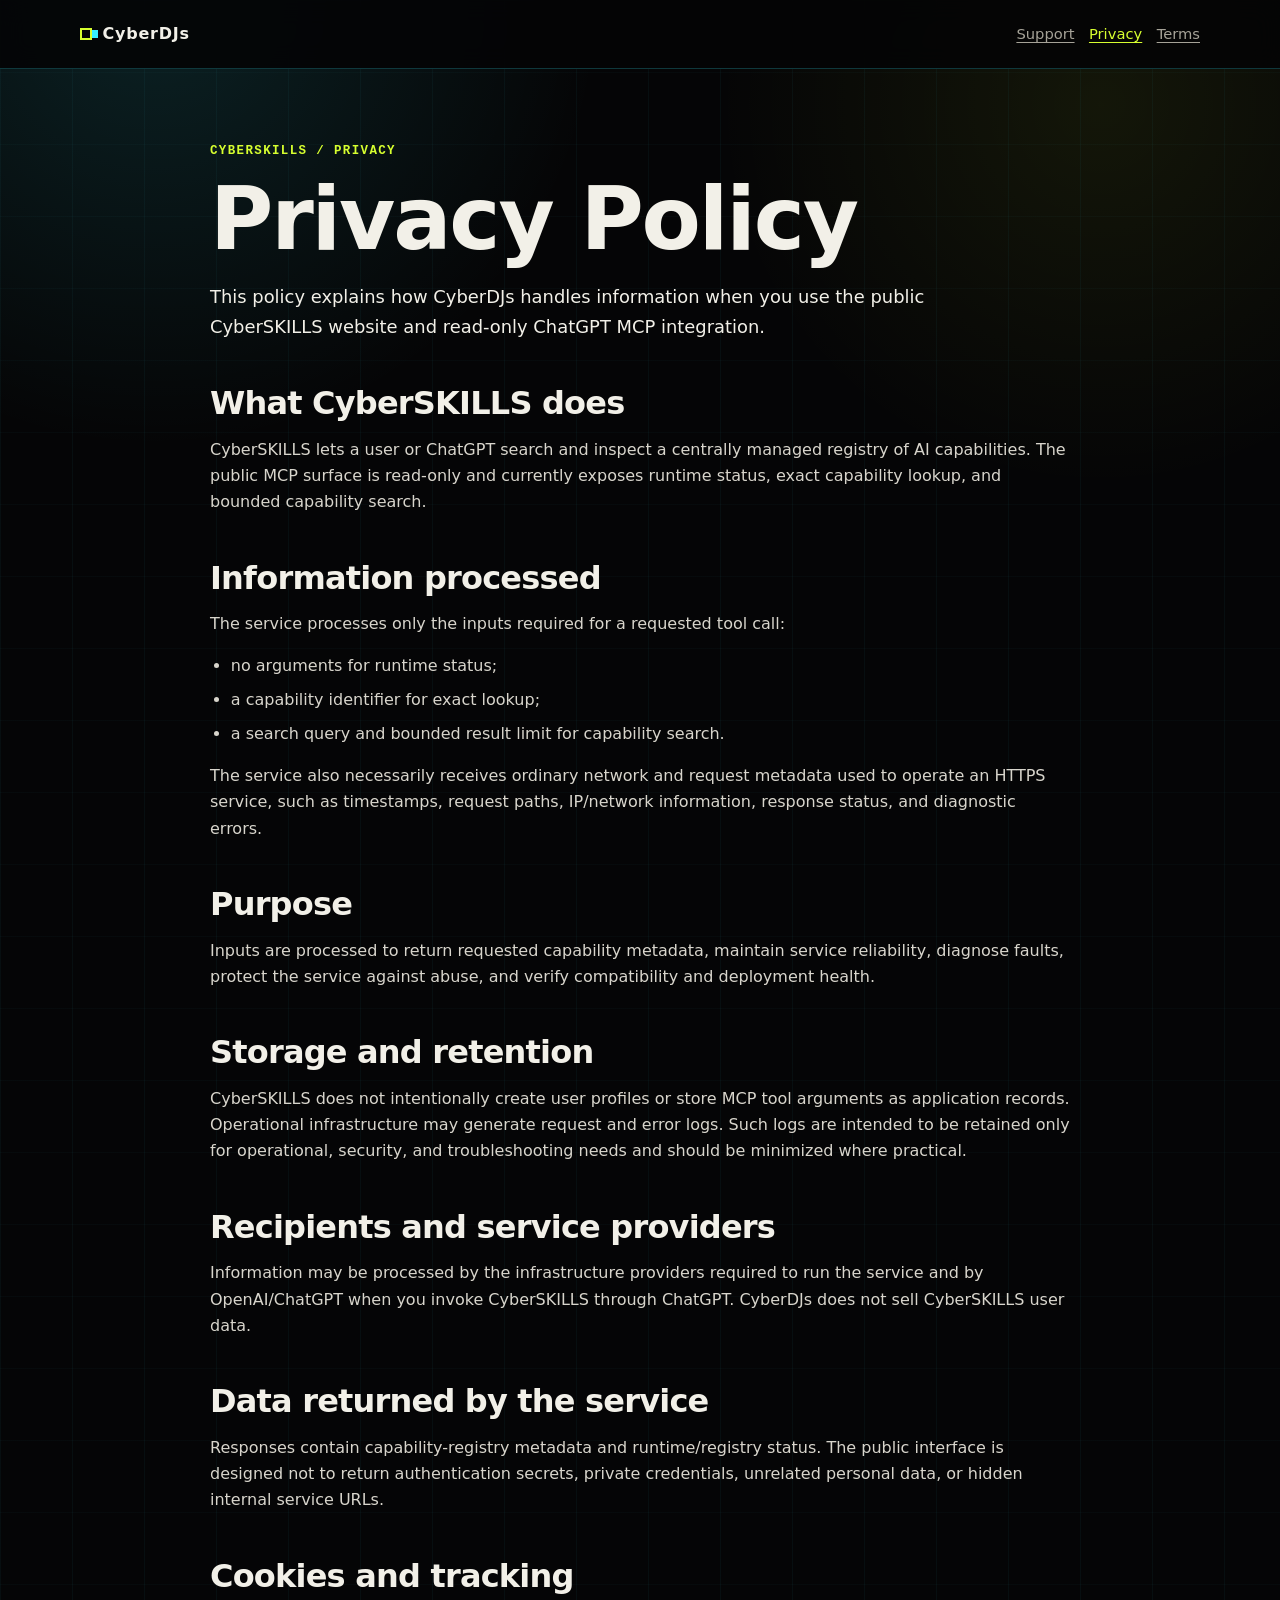
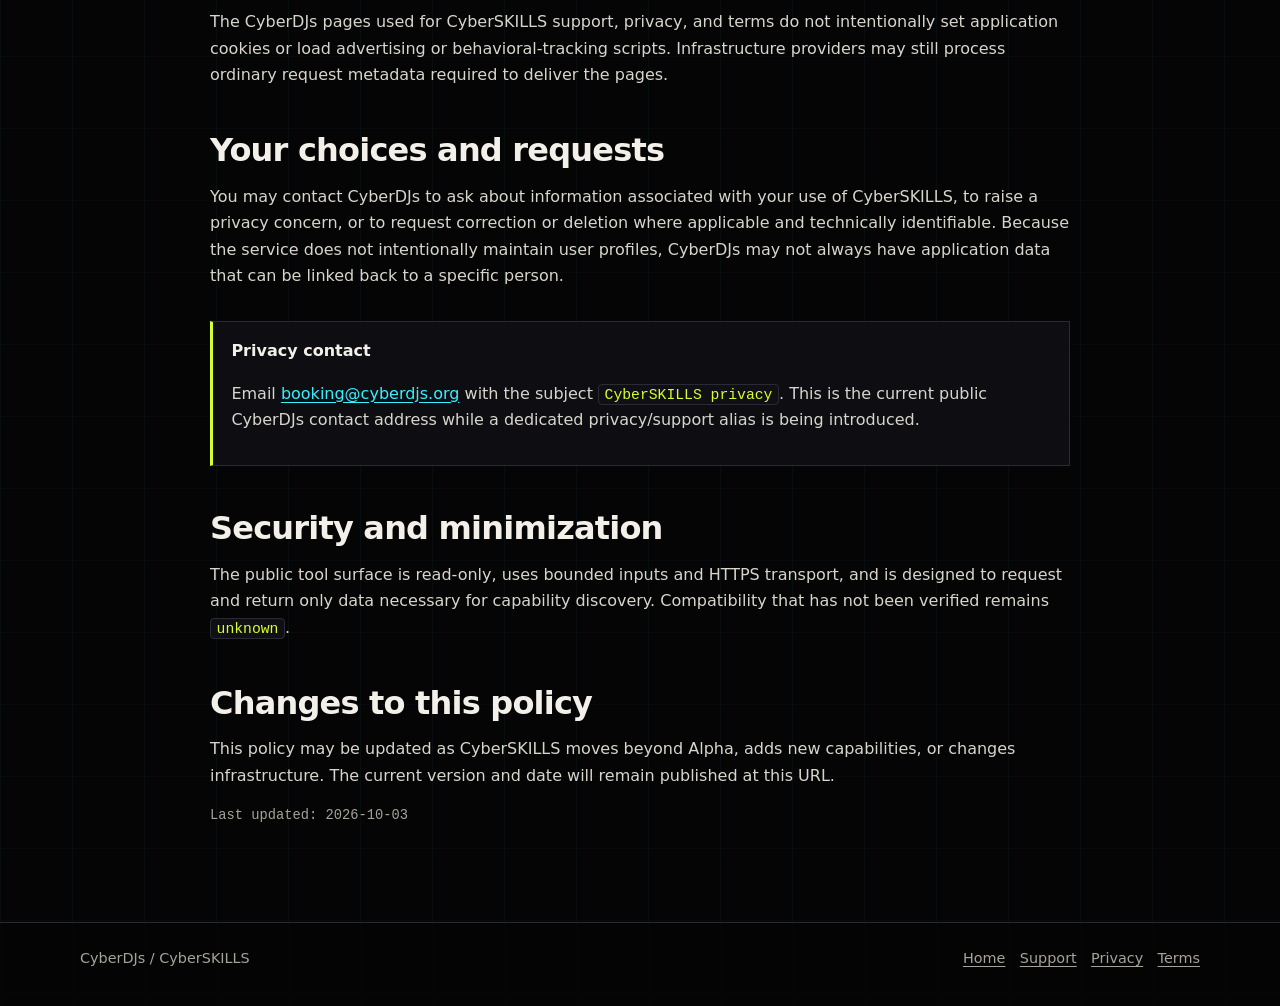
<file: privacy/index.html>
<!doctype html>
<html lang="en">
<head>
  <meta charset="utf-8">
  <meta name="viewport" content="width=device-width,initial-scale=1">
  <title>CyberSKILLS Privacy Policy — CyberDJs</title>
  <meta name="description" content="Privacy policy for the CyberSKILLS read-only capability directory and ChatGPT MCP integration.">
  <meta name="robots" content="index, follow">
  <link rel="canonical" href="https://cyberdjs.org/privacy/">
  <link rel="icon" href="/favicon.svg" type="image/svg+xml">
  <link rel="stylesheet" href="/assets/legal.css">
</head>
<body>
  <header class="site-header">
    <nav class="nav" aria-label="Legal and support navigation">
      <a class="brand" href="/"><span class="brand-mark" aria-hidden="true"></span><span>CyberDJs</span></a>
      <div class="nav-links">
        <a href="/support/">Support</a>
        <a href="/privacy/" aria-current="page">Privacy</a>
        <a href="/terms/">Terms</a>
      </div>
    </nav>
  </header>

  <main>
    <p class="eyebrow">CyberSKILLS / privacy</p>
    <h1>Privacy Policy</h1>
    <p class="lead">This policy explains how CyberDJs handles information when you use the public CyberSKILLS website and read-only ChatGPT MCP integration.</p>

    <h2>What CyberSKILLS does</h2>
    <p>CyberSKILLS lets a user or ChatGPT search and inspect a centrally managed registry of AI capabilities. The public MCP surface is read-only and currently exposes runtime status, exact capability lookup, and bounded capability search.</p>

    <h2>Information processed</h2>
    <p>The service processes only the inputs required for a requested tool call:</p>
    <ul>
      <li>no arguments for runtime status;</li>
      <li>a capability identifier for exact lookup;</li>
      <li>a search query and bounded result limit for capability search.</li>
    </ul>
    <p>The service also necessarily receives ordinary network and request metadata used to operate an HTTPS service, such as timestamps, request paths, IP/network information, response status, and diagnostic errors.</p>

    <h2>Purpose</h2>
    <p>Inputs are processed to return requested capability metadata, maintain service reliability, diagnose faults, protect the service against abuse, and verify compatibility and deployment health.</p>

    <h2>Storage and retention</h2>
    <p>CyberSKILLS does not intentionally create user profiles or store MCP tool arguments as application records. Operational infrastructure may generate request and error logs. Such logs are intended to be retained only for operational, security, and troubleshooting needs and should be minimized where practical.</p>

    <h2>Recipients and service providers</h2>
    <p>Information may be processed by the infrastructure providers required to run the service and by OpenAI/ChatGPT when you invoke CyberSKILLS through ChatGPT. CyberDJs does not sell CyberSKILLS user data.</p>

    <h2>Data returned by the service</h2>
    <p>Responses contain capability-registry metadata and runtime/registry status. The public interface is designed not to return authentication secrets, private credentials, unrelated personal data, or hidden internal service URLs.</p>

    <h2>Cookies and tracking</h2>
    <p>The CyberDJs pages used for CyberSKILLS support, privacy, and terms do not intentionally set application cookies or load advertising or behavioral-tracking scripts. Infrastructure providers may still process ordinary request metadata required to deliver the pages.</p>

    <h2>Your choices and requests</h2>
    <p>You may contact CyberDJs to ask about information associated with your use of CyberSKILLS, to raise a privacy concern, or to request correction or deletion where applicable and technically identifiable. Because the service does not intentionally maintain user profiles, CyberDJs may not always have application data that can be linked back to a specific person.</p>

    <div class="contact-card">
      <strong>Privacy contact</strong>
      <p>Email <a href="mailto:booking@cyberdjs.org?subject=CyberSKILLS%20privacy">booking@cyberdjs.org</a> with the subject <code>CyberSKILLS privacy</code>. This is the current public CyberDJs contact address while a dedicated privacy/support alias is being introduced.</p>
    </div>

    <h2>Security and minimization</h2>
    <p>The public tool surface is read-only, uses bounded inputs and HTTPS transport, and is designed to request and return only data necessary for capability discovery. Compatibility that has not been verified remains <code>unknown</code>.</p>

    <h2>Changes to this policy</h2>
    <p>This policy may be updated as CyberSKILLS moves beyond Alpha, adds new capabilities, or changes infrastructure. The current version and date will remain published at this URL.</p>

    <p class="meta">Last updated: 2026-10-03</p>
  </main>

  <footer class="site-footer">
    <div class="footer-inner">
      <span>CyberDJs / CyberSKILLS</span>
      <nav class="footer-links" aria-label="Footer navigation">
        <a href="/">Home</a><a href="/support/">Support</a><a href="/privacy/">Privacy</a><a href="/terms/">Terms</a>
      </nav>
    </div>
  </footer>
</body>
</html>
</file>
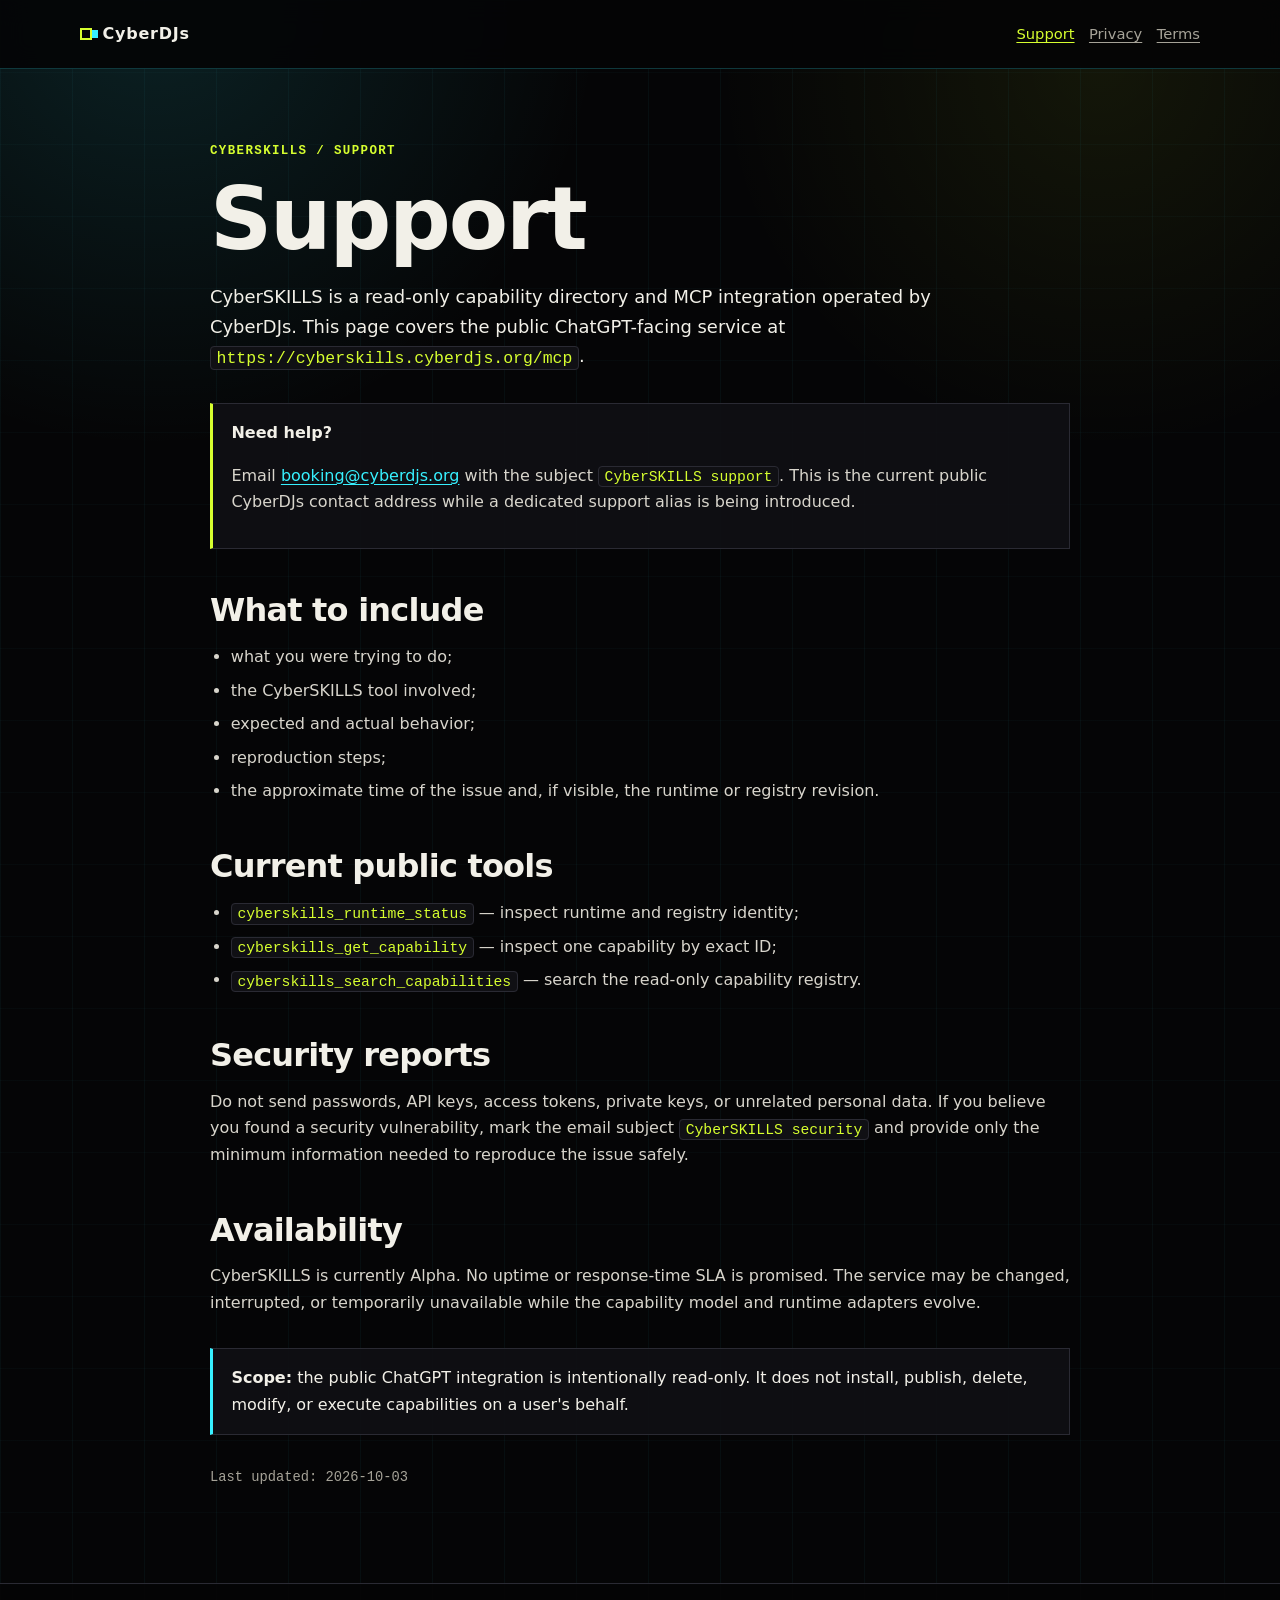
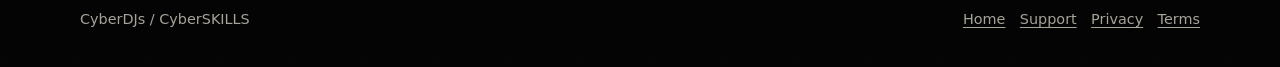
<file: support/index.html>
<!doctype html>
<html lang="en">
<head>
  <meta charset="utf-8">
  <meta name="viewport" content="width=device-width,initial-scale=1">
  <title>CyberSKILLS Support — CyberDJs</title>
  <meta name="description" content="Support information for the CyberSKILLS read-only capability directory and ChatGPT MCP integration.">
  <meta name="robots" content="index, follow">
  <link rel="canonical" href="https://cyberdjs.org/support/">
  <link rel="icon" href="/favicon.svg" type="image/svg+xml">
  <link rel="stylesheet" href="/assets/legal.css">
</head>
<body>
  <header class="site-header">
    <nav class="nav" aria-label="Legal and support navigation">
      <a class="brand" href="/"><span class="brand-mark" aria-hidden="true"></span><span>CyberDJs</span></a>
      <div class="nav-links">
        <a href="/support/" aria-current="page">Support</a>
        <a href="/privacy/">Privacy</a>
        <a href="/terms/">Terms</a>
      </div>
    </nav>
  </header>

  <main>
    <p class="eyebrow">CyberSKILLS / support</p>
    <h1>Support</h1>
    <p class="lead">CyberSKILLS is a read-only capability directory and MCP integration operated by CyberDJs. This page covers the public ChatGPT-facing service at <code>https://cyberskills.cyberdjs.org/mcp</code>.</p>

    <div class="contact-card">
      <strong>Need help?</strong>
      <p>Email <a href="mailto:booking@cyberdjs.org?subject=CyberSKILLS%20support">booking@cyberdjs.org</a> with the subject <code>CyberSKILLS support</code>. This is the current public CyberDJs contact address while a dedicated support alias is being introduced.</p>
    </div>

    <h2>What to include</h2>
    <ul>
      <li>what you were trying to do;</li>
      <li>the CyberSKILLS tool involved;</li>
      <li>expected and actual behavior;</li>
      <li>reproduction steps;</li>
      <li>the approximate time of the issue and, if visible, the runtime or registry revision.</li>
    </ul>

    <h2>Current public tools</h2>
    <ul>
      <li><code>cyberskills_runtime_status</code> — inspect runtime and registry identity;</li>
      <li><code>cyberskills_get_capability</code> — inspect one capability by exact ID;</li>
      <li><code>cyberskills_search_capabilities</code> — search the read-only capability registry.</li>
    </ul>

    <h2>Security reports</h2>
    <p>Do not send passwords, API keys, access tokens, private keys, or unrelated personal data. If you believe you found a security vulnerability, mark the email subject <code>CyberSKILLS security</code> and provide only the minimum information needed to reproduce the issue safely.</p>

    <h2>Availability</h2>
    <p>CyberSKILLS is currently Alpha. No uptime or response-time SLA is promised. The service may be changed, interrupted, or temporarily unavailable while the capability model and runtime adapters evolve.</p>

    <div class="notice">
      <strong>Scope:</strong> the public ChatGPT integration is intentionally read-only. It does not install, publish, delete, modify, or execute capabilities on a user's behalf.
    </div>

    <p class="meta">Last updated: 2026-10-03</p>
  </main>

  <footer class="site-footer">
    <div class="footer-inner">
      <span>CyberDJs / CyberSKILLS</span>
      <nav class="footer-links" aria-label="Footer navigation">
        <a href="/">Home</a><a href="/support/">Support</a><a href="/privacy/">Privacy</a><a href="/terms/">Terms</a>
      </nav>
    </div>
  </footer>
</body>
</html>
</file>
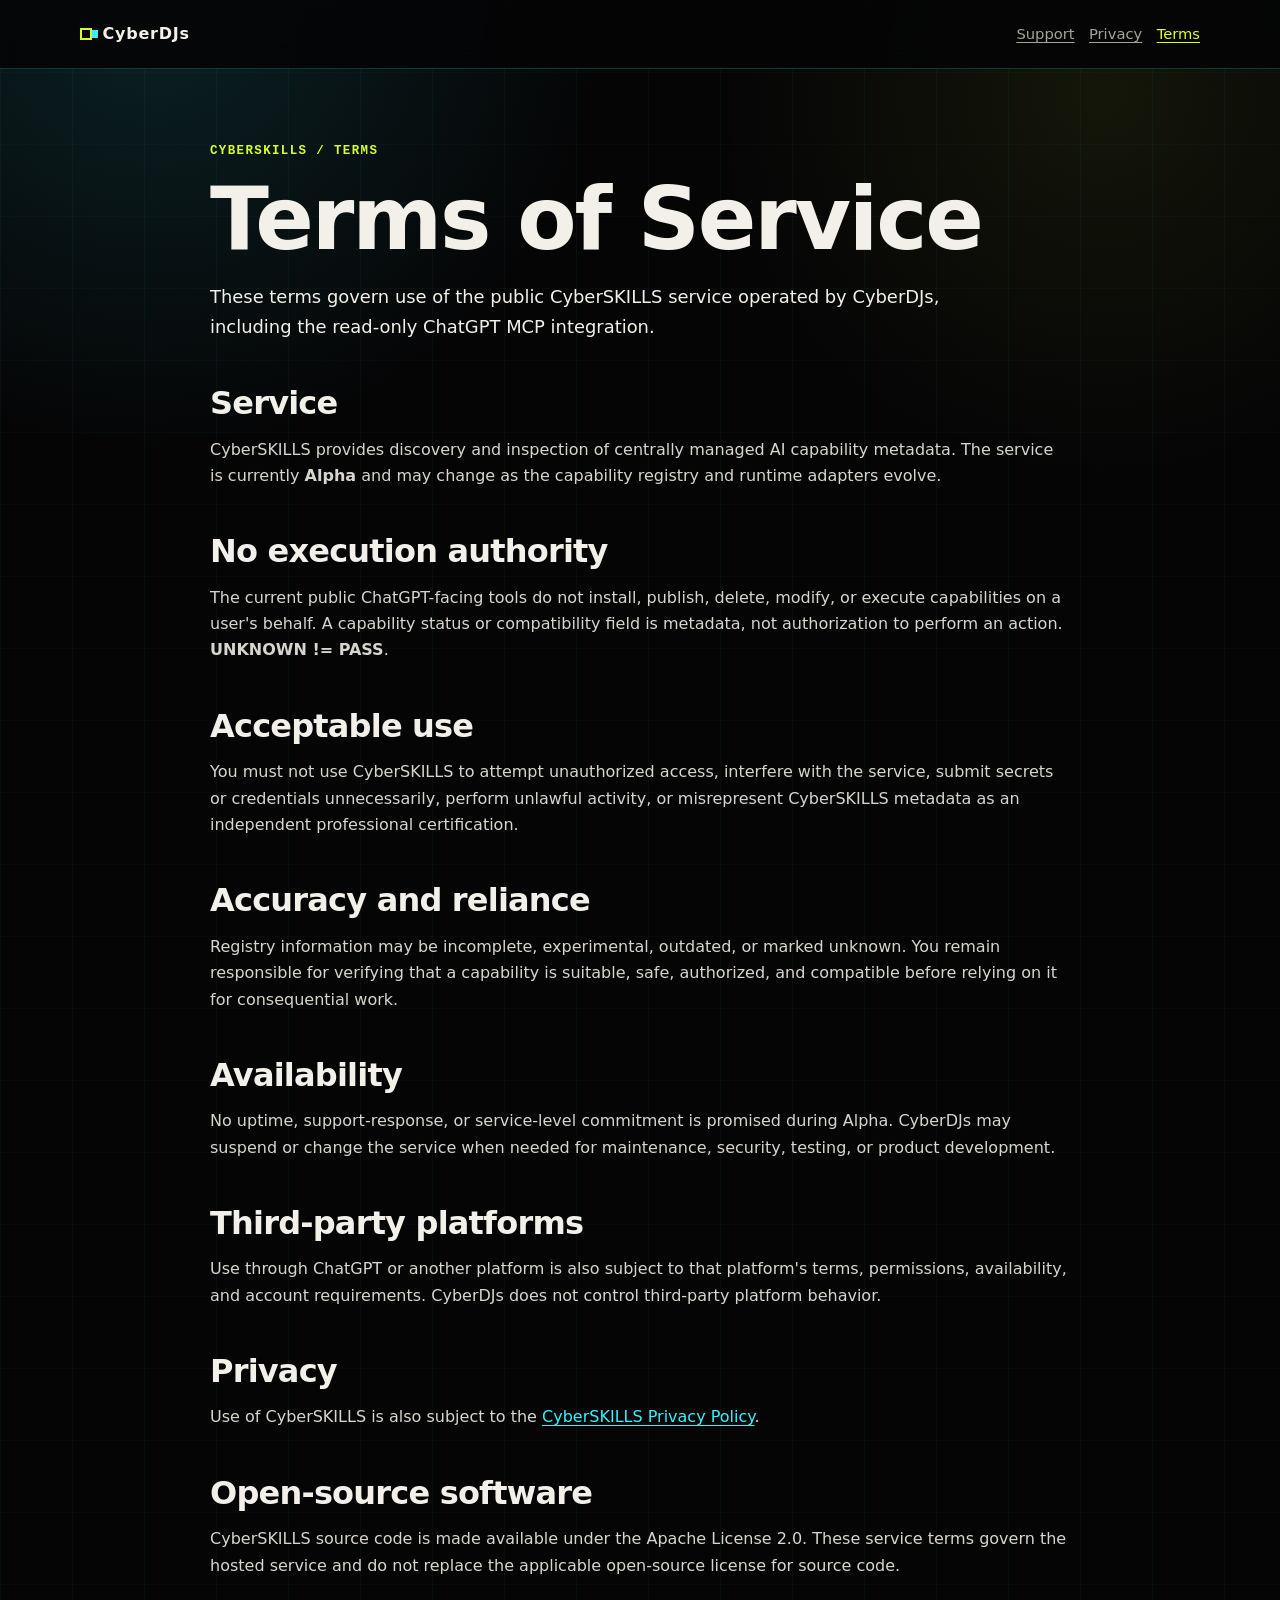
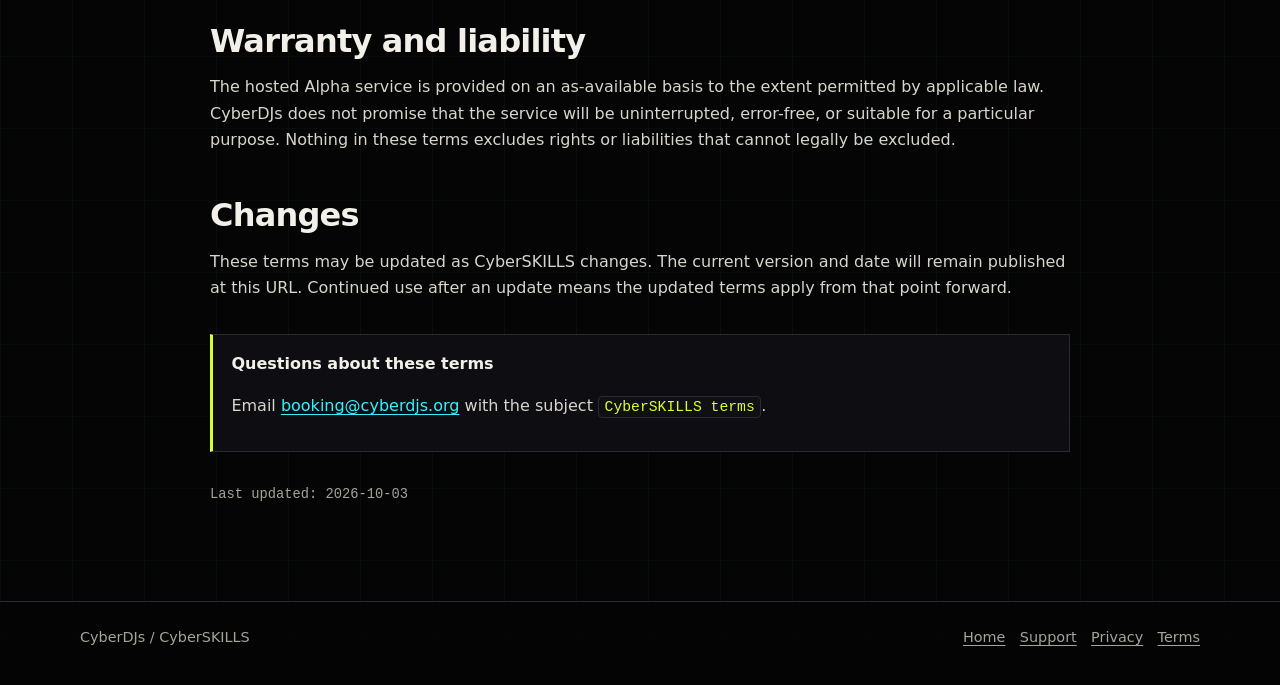
<file: terms/index.html>
<!doctype html>
<html lang="en">
<head>
  <meta charset="utf-8">
  <meta name="viewport" content="width=device-width,initial-scale=1">
  <title>CyberSKILLS Terms of Service — CyberDJs</title>
  <meta name="description" content="Terms of service for the CyberSKILLS read-only capability directory and ChatGPT MCP integration.">
  <meta name="robots" content="index, follow">
  <link rel="canonical" href="https://cyberdjs.org/terms/">
  <link rel="icon" href="/favicon.svg" type="image/svg+xml">
  <link rel="stylesheet" href="/assets/legal.css">
</head>
<body>
  <header class="site-header">
    <nav class="nav" aria-label="Legal and support navigation">
      <a class="brand" href="/"><span class="brand-mark" aria-hidden="true"></span><span>CyberDJs</span></a>
      <div class="nav-links">
        <a href="/support/">Support</a>
        <a href="/privacy/">Privacy</a>
        <a href="/terms/" aria-current="page">Terms</a>
      </div>
    </nav>
  </header>

  <main>
    <p class="eyebrow">CyberSKILLS / terms</p>
    <h1>Terms of Service</h1>
    <p class="lead">These terms govern use of the public CyberSKILLS service operated by CyberDJs, including the read-only ChatGPT MCP integration.</p>

    <h2>Service</h2>
    <p>CyberSKILLS provides discovery and inspection of centrally managed AI capability metadata. The service is currently <strong>Alpha</strong> and may change as the capability registry and runtime adapters evolve.</p>

    <h2>No execution authority</h2>
    <p>The current public ChatGPT-facing tools do not install, publish, delete, modify, or execute capabilities on a user's behalf. A capability status or compatibility field is metadata, not authorization to perform an action. <strong>UNKNOWN != PASS</strong>.</p>

    <h2>Acceptable use</h2>
    <p>You must not use CyberSKILLS to attempt unauthorized access, interfere with the service, submit secrets or credentials unnecessarily, perform unlawful activity, or misrepresent CyberSKILLS metadata as an independent professional certification.</p>

    <h2>Accuracy and reliance</h2>
    <p>Registry information may be incomplete, experimental, outdated, or marked unknown. You remain responsible for verifying that a capability is suitable, safe, authorized, and compatible before relying on it for consequential work.</p>

    <h2>Availability</h2>
    <p>No uptime, support-response, or service-level commitment is promised during Alpha. CyberDJs may suspend or change the service when needed for maintenance, security, testing, or product development.</p>

    <h2>Third-party platforms</h2>
    <p>Use through ChatGPT or another platform is also subject to that platform's terms, permissions, availability, and account requirements. CyberDJs does not control third-party platform behavior.</p>

    <h2>Privacy</h2>
    <p>Use of CyberSKILLS is also subject to the <a href="/privacy/">CyberSKILLS Privacy Policy</a>.</p>

    <h2>Open-source software</h2>
    <p>CyberSKILLS source code is made available under the Apache License 2.0. These service terms govern the hosted service and do not replace the applicable open-source license for source code.</p>

    <h2>Warranty and liability</h2>
    <p>The hosted Alpha service is provided on an as-available basis to the extent permitted by applicable law. CyberDJs does not promise that the service will be uninterrupted, error-free, or suitable for a particular purpose. Nothing in these terms excludes rights or liabilities that cannot legally be excluded.</p>

    <h2>Changes</h2>
    <p>These terms may be updated as CyberSKILLS changes. The current version and date will remain published at this URL. Continued use after an update means the updated terms apply from that point forward.</p>

    <div class="contact-card">
      <strong>Questions about these terms</strong>
      <p>Email <a href="mailto:booking@cyberdjs.org?subject=CyberSKILLS%20terms">booking@cyberdjs.org</a> with the subject <code>CyberSKILLS terms</code>.</p>
    </div>

    <p class="meta">Last updated: 2026-10-03</p>
  </main>

  <footer class="site-footer">
    <div class="footer-inner">
      <span>CyberDJs / CyberSKILLS</span>
      <nav class="footer-links" aria-label="Footer navigation">
        <a href="/">Home</a><a href="/support/">Support</a><a href="/privacy/">Privacy</a><a href="/terms/">Terms</a>
      </nav>
    </div>
  </footer>
</body>
</html>
</file>
<file: assets/legal.css>
:root {
  color-scheme: dark;
  --void: #050506;
  --panel: #101014;
  --panel-raised: #17171d;
  --line: #2a2a33;
  --text: #f2f0e8;
  --muted: #a6a398;
  --acid: #d7ff2f;
  --cyan: #37f0ff;
  --focus: #ffffff;
  --max: 860px;
  --mono: "SFMono-Regular", Consolas, "Liberation Mono", Menlo, monospace;
  --sans: Inter, ui-sans-serif, system-ui, -apple-system, BlinkMacSystemFont, "Segoe UI", sans-serif;
}

* { box-sizing: border-box; }

html { scroll-behavior: smooth; }

body {
  margin: 0;
  min-height: 100vh;
  background:
    linear-gradient(90deg, rgba(55, 240, 255, .04) 1px, transparent 1px),
    linear-gradient(180deg, rgba(55, 240, 255, .025) 1px, transparent 1px),
    radial-gradient(circle at 12% 0%, rgba(55, 240, 255, .12), transparent 28rem),
    radial-gradient(circle at 86% 4%, rgba(215, 255, 47, .07), transparent 24rem),
    var(--void);
  background-size: 72px 72px, 72px 72px, auto, auto;
  color: var(--text);
  font-family: var(--sans);
  line-height: 1.65;
}

a {
  color: var(--cyan);
  text-underline-offset: .2em;
}

a:hover { color: var(--acid); }

a:focus-visible {
  outline: 3px solid var(--focus);
  outline-offset: 4px;
}

.site-header {
  border-bottom: 1px solid rgba(55, 240, 255, .22);
  background: rgba(5, 5, 6, .92);
  backdrop-filter: blur(12px);
}

.nav {
  width: min(100% - 2rem, 1120px);
  margin: 0 auto;
  min-height: 68px;
  display: flex;
  gap: 1rem;
  align-items: center;
  justify-content: space-between;
}

.brand {
  display: inline-flex;
  gap: .65rem;
  align-items: center;
  color: var(--text);
  font-weight: 900;
  letter-spacing: .05em;
  text-decoration: none;
}

.brand-mark {
  width: 12px;
  height: 12px;
  border: 2px solid var(--acid);
  box-shadow: 8px 0 0 -2px var(--cyan);
}

.nav-links {
  display: flex;
  flex-wrap: wrap;
  gap: .9rem;
  font-size: .92rem;
}

.nav-links a { color: var(--muted); }
.nav-links a[aria-current="page"] { color: var(--acid); }

main {
  width: min(100% - 2rem, var(--max));
  margin: 0 auto;
  padding: 4.5rem 0 5rem;
}

.eyebrow {
  margin: 0 0 .7rem;
  color: var(--acid);
  font-family: var(--mono);
  font-size: .78rem;
  font-weight: 700;
  letter-spacing: .11em;
  text-transform: uppercase;
}

h1, h2 {
  line-height: 1.08;
  letter-spacing: -.025em;
}

h1 {
  margin: 0 0 1rem;
  font-size: clamp(2.7rem, 8vw, 5.4rem);
}

h2 {
  margin: 2.8rem 0 .8rem;
  font-size: clamp(1.45rem, 3vw, 2rem);
}

p, li { color: #d8d5cc; }

.lead {
  max-width: 66ch;
  margin: 0 0 1.6rem;
  color: var(--text);
  font-size: 1.12rem;
}

.meta {
  color: var(--muted);
  font-family: var(--mono);
  font-size: .86rem;
}

.notice, .contact-card {
  margin: 2rem 0;
  border: 1px solid var(--line);
  border-left: 3px solid var(--cyan);
  background: rgba(16, 16, 20, .86);
  padding: 1rem 1.15rem;
}

.contact-card { border-left-color: var(--acid); }

.contact-card strong {
  display: block;
  margin-bottom: .4rem;
}

code {
  padding: .1rem .35rem;
  border: 1px solid var(--line);
  border-radius: 4px;
  background: var(--panel);
  color: var(--acid);
  font-family: var(--mono);
  font-size: .92em;
}

ul { padding-left: 1.3rem; }
li + li { margin-top: .45rem; }

hr {
  margin: 3rem 0;
  border: 0;
  border-top: 1px solid var(--line);
}

.site-footer {
  border-top: 1px solid var(--line);
  background: rgba(5, 5, 6, .92);
}

.footer-inner {
  width: min(100% - 2rem, 1120px);
  margin: 0 auto;
  padding: 1.5rem 0 2.2rem;
  display: flex;
  flex-wrap: wrap;
  gap: 1rem 1.4rem;
  align-items: center;
  justify-content: space-between;
  color: var(--muted);
  font-size: .9rem;
}

.footer-links {
  display: flex;
  flex-wrap: wrap;
  gap: .9rem;
}

.footer-links a { color: var(--muted); }

@media (max-width: 680px) {
  .nav {
    align-items: flex-start;
    flex-direction: column;
    padding: 1rem 0;
  }

  main { padding-top: 3rem; }
}

@media (prefers-reduced-motion: reduce) {
  html { scroll-behavior: auto; }
}
</file>
